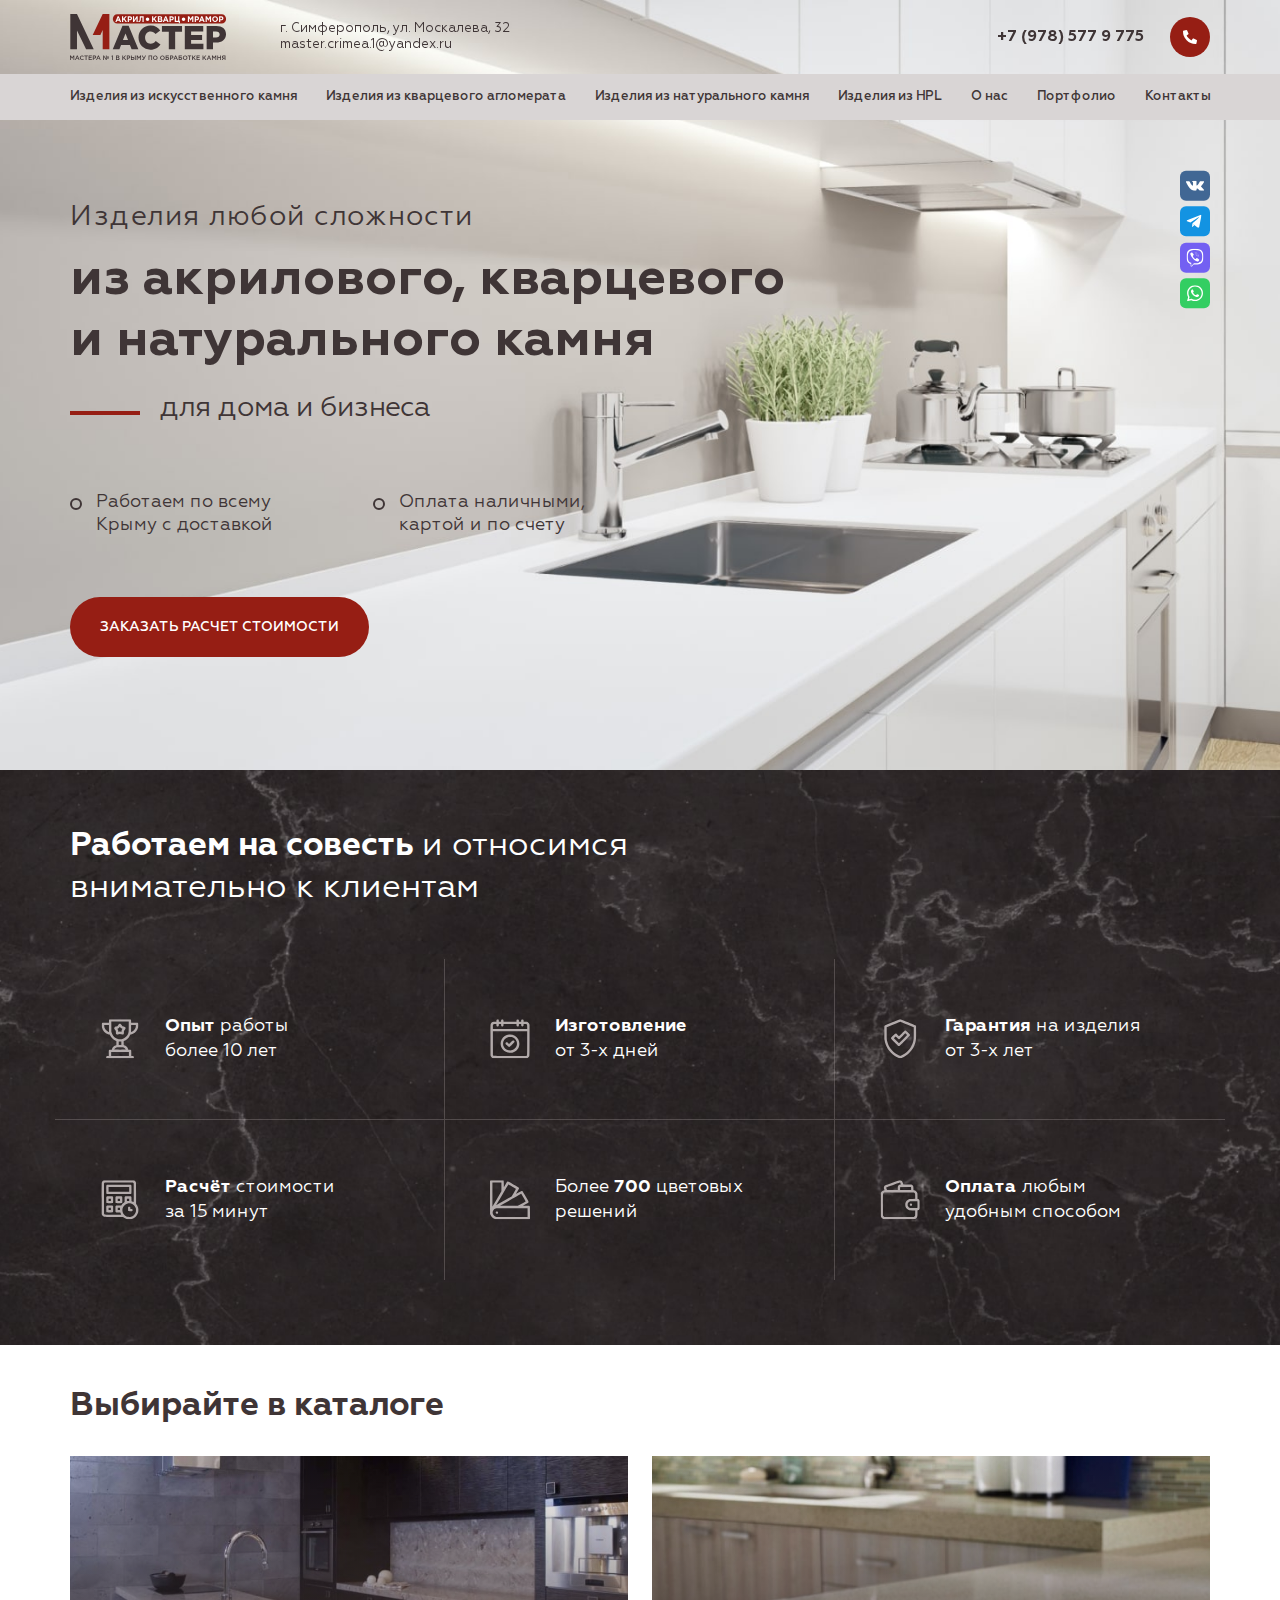
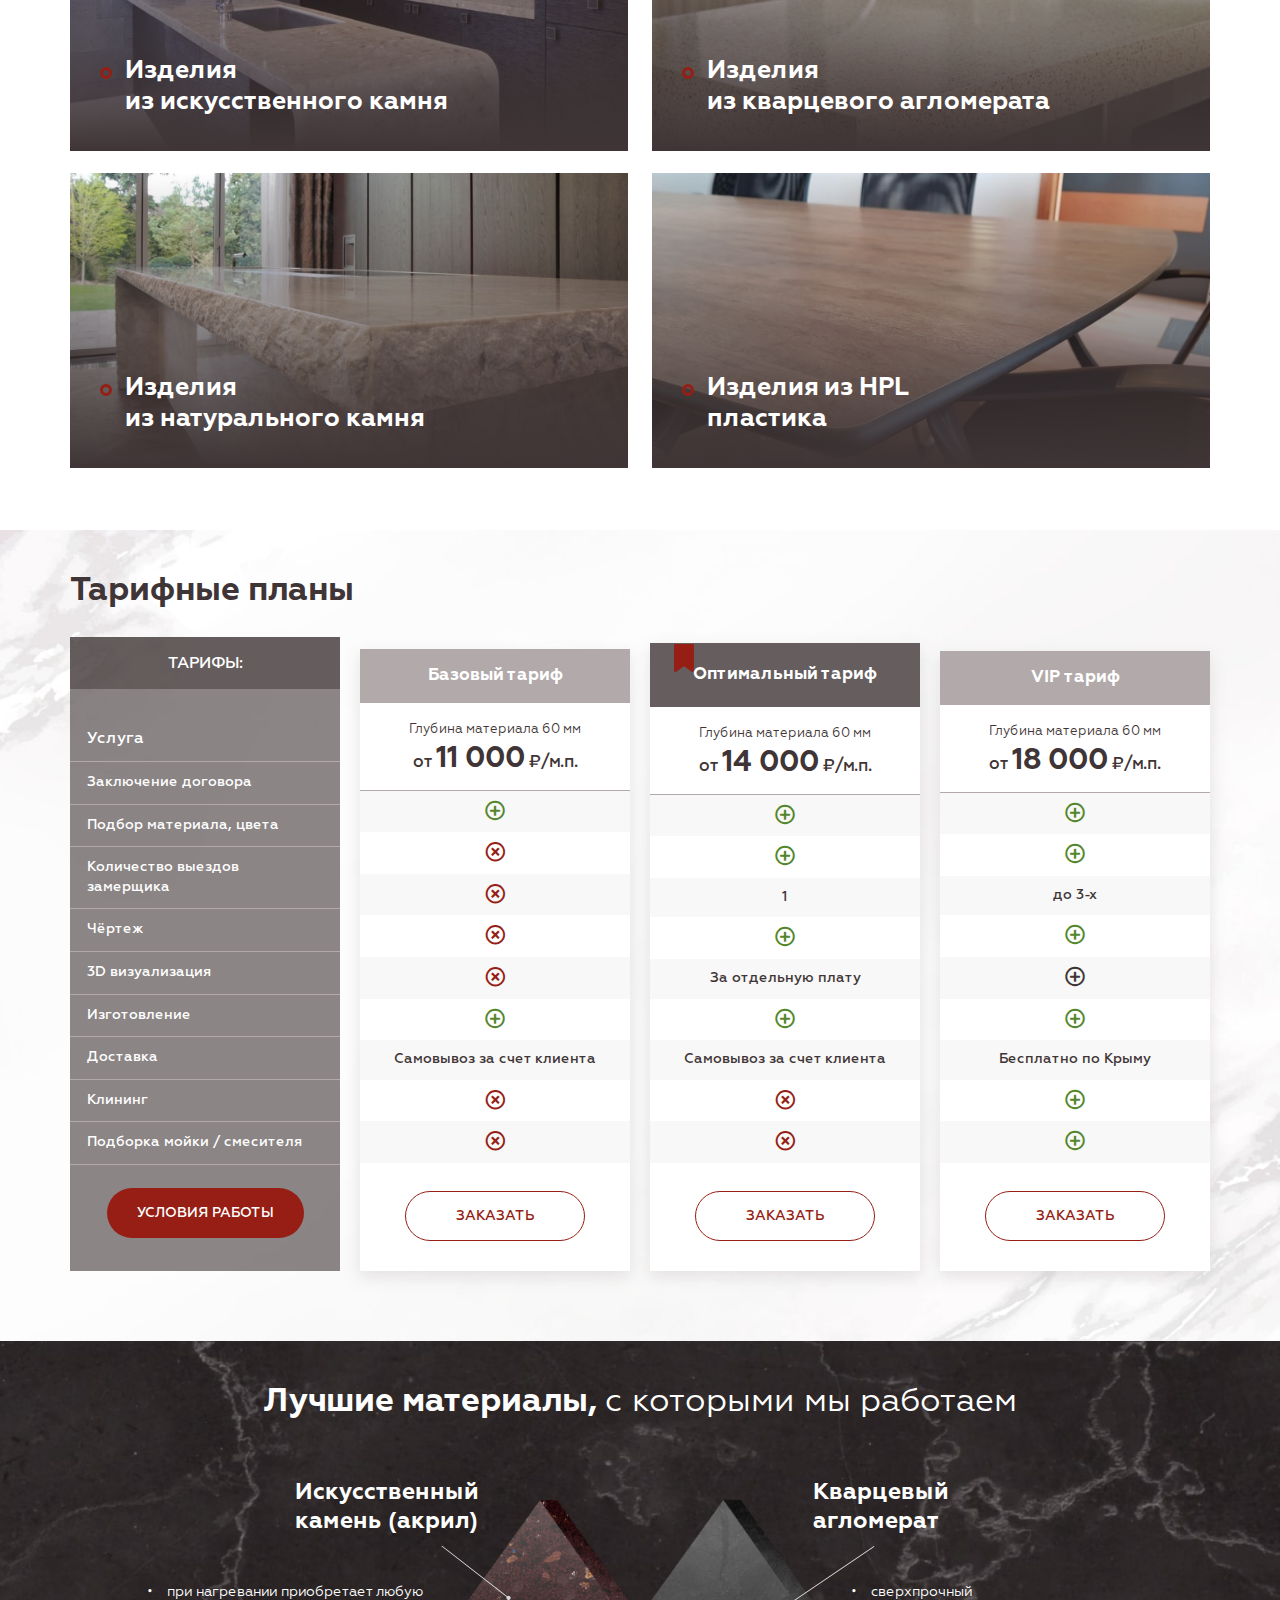
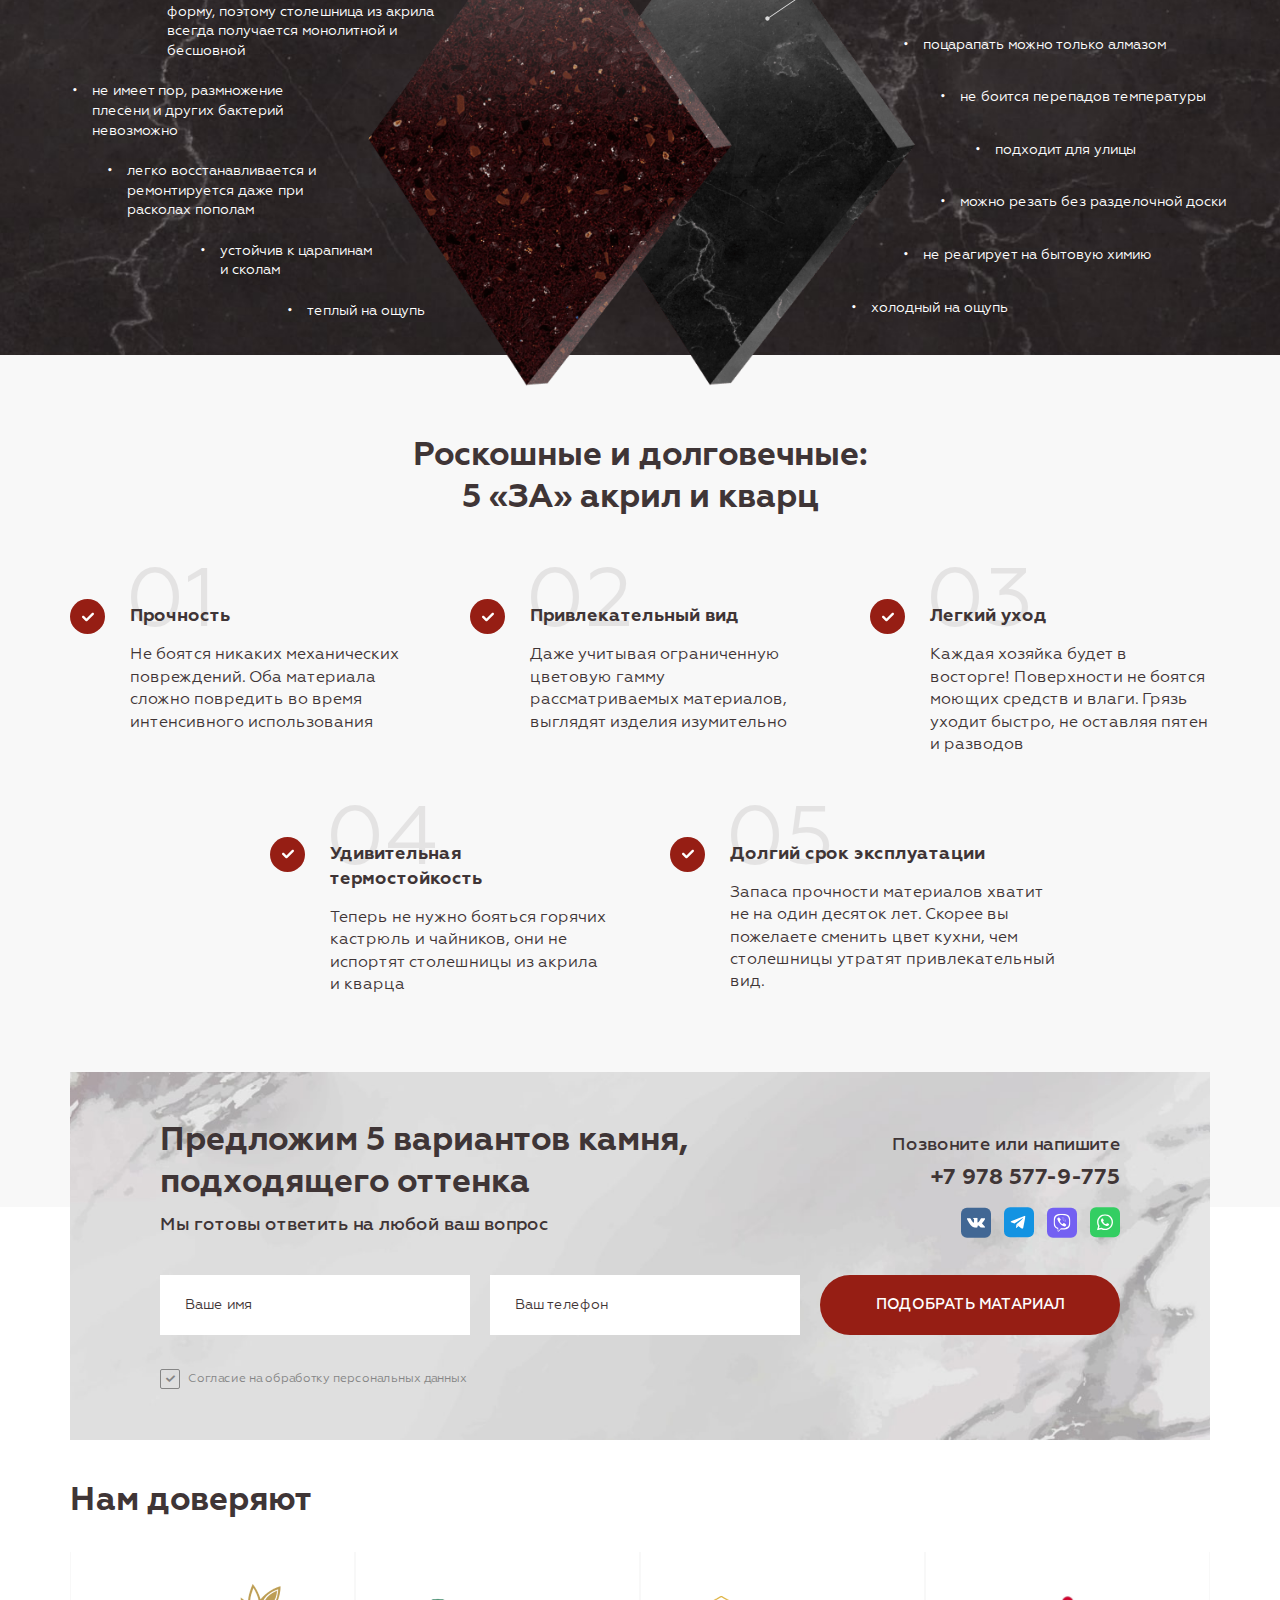
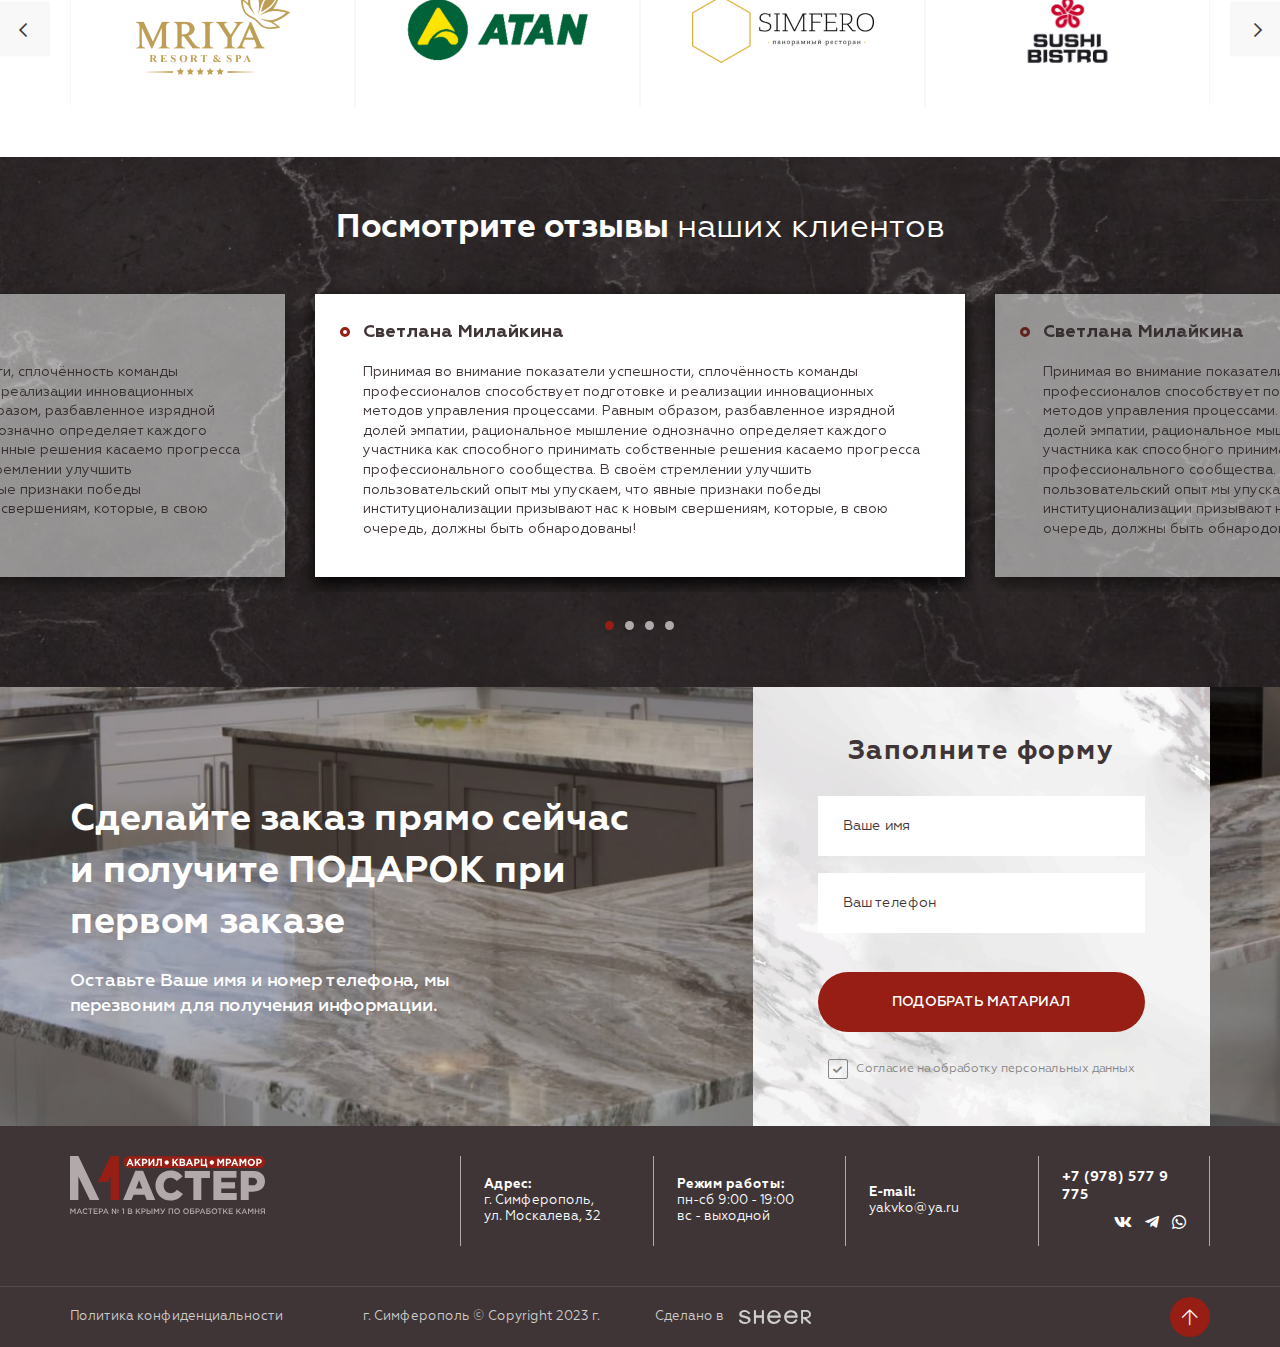
<file: index.html>
<!DOCTYPE html>
<!--[if lt IE 7]><html lang="ru" class="lt-ie9 lt-ie8 lt-ie7"><![endif]-->
<!--[if IE 7]><html lang="ru" class="lt-ie9 lt-ie8"><![endif]-->
<!--[if IE 8]><html lang="ru" class="lt-ie9"><![endif]-->
<!--[if gt IE 8]><!-->
<html lang="ru">
<!--<![endif]-->
<head>
	<meta charset="utf-8" />
	<title>Заголовок</title>
	<meta http-equiv="X-UA-Compatible" content="IE=edge" />
	<meta name="viewport" content="width=device-width, initial-scale=1.0" />
	<meta name="format-detection" content="telephone=no" />
	<link rel="shortcut icon" href="favicon.png" />
	<link rel="stylesheet" href="libs/bootstrap/bootstrap-grid.css" />
	<link rel="stylesheet" href="libs/fontawesome-free-5.12.0-web/css/all.min.css" />
	<link rel="stylesheet" href="libs/fancybox/jquery.fancybox.css" />
	<link rel="stylesheet" href="libs/slick-1.5.9/slick/slick.css" />
	<link rel="stylesheet" href="libs/slick-1.5.9/slick/slick-theme.css" />
	<link rel="stylesheet" href="css/fonts.css" />
	<link rel="stylesheet" href="css/main.css?ver=1.5" />
	<link rel="stylesheet" href="css/media.css?ver=1.5" />
</head>
<body>

	<div class="wrapper">

		<header class="header default">
			<div class="header-top">
				<div class="container">
					<div class="header__wrapper">
						<div class="header__left">
							<a href="#" class="logo">
								<img src="img/logo.svg" alt="alt">
							</a>
							<div class="header__info">
								<p>г. Симферополь, ул. Москалева, 32</p>
								<p><a href="mailto:master.crimea.1@yandex.ru">master.crimea.1@yandex.ru</a></p>
							</div>
						</div>
						<div class="header__contacts">
							<a href="tel:+79785779775" class="phone-main">+7 (978) 577 9 775</a>
							<a href="tel:+79785779775" class="btn-call"><i class="fas fa-phone-alt"></i></a>
						</div>
						<span class='sandwich'>
							<span class='sw-topper'></span>
							<span class='sw-bottom'></span>
							<span class='sw-footer'></span>
						</span>
					</div>
				</div>
			</div>
			<div class="header-bottom">
				<div class="container">
					<ul class="menu">
						<li><a href="#">Изделия из искусственного камня</a></li>
						<li><a href="#">Изделия из кварцевого агломерата</a></li>
						<li><a href="#">Изделия из натурального камня</a></li>
						<li><a href="#">Изделия из HPL</a></li>
						<li><a href="#">О нас</a></li>
						<li><a href="#">Портфолио</a></li>
						<li><a href="#">Контакты</a></li>
					</ul>
					<div class="header-bottom__mobile">
						<div class="header__info">
							<p>г. Симферополь, ул. Москалева, 32</p>
							<p><a href="mailto:master.crimea.1@yandex.ru">master.crimea.1@yandex.ru</a></p>
						</div>
						<div class="header__contacts">
							<a href="tel:+79785779775" class="phone-main">+7 (978) 577 9 775</a>
							<a href="tel:+79785779775" class="btn-call"><i class="fas fa-phone-alt"></i></a>
						</div>
					</div>
				</div>
			</div>
		</header>

		<section class="billbord">
			<div class="container">
				<ul class="social-vertical">
					<li><a href="#"><img src="img/vk.svg" alt="alt"></a></li>
					<li><a href="#"><img src="img/tg.svg" alt="alt"></a></li>
					<li><a href="#"><img src="img/vb.svg" alt="alt"></a></li>
					<li><a href="#"><img src="img/wp.svg" alt="alt"></a></li>
				</ul>
				<div class="descr-big">Изделия любой сложности</div>
				<h1 class="title-big">из акрилового, кварцевого и натурального камня</h1>
				<div class="descr-big descr-big_line">для дома и бизнеса</div>
				<ul class="list-page">
					<li>Работаем по всему Крыму с доставкой</li>
					<li>Оплата наличными, картой и по счету</li>
				</ul>
				<a href="#" class="btn-main">ЗАКАЗАТЬ РАСЧЕТ СТОИМОСТИ</a>
			</div>
		</section>

		<section class="advantages">
			<div class="container">
				<h2 class="title-section">Работаем на совесть <span>и относимся внимательно к клиентам</span></h2>
				<div class="row row_advantages">
					<div class="col-lg-4 col-6">
						<div class="item-advantage">
							<img src="img/ic_avd1.svg" alt="alt">
							<p><strong>Опыт</strong> работы <br>более 10 лет</p>
						</div>
					</div>
					<div class="col-lg-4 col-6">
						<div class="item-advantage">
							<img src="img/ic_avd2.svg" alt="alt">
							<p><strong>Изготовление</strong> <br>от 3-х дней</p>
						</div>
					</div>
					<div class="col-lg-4 col-6">
						<div class="item-advantage">
							<img src="img/ic_avd3.svg" alt="alt">
							<p><strong>Гарантия</strong> на изделия от 3-х лет </p>
						</div>
					</div>
					<div class="col-lg-4 col-6">
						<div class="item-advantage">
							<img src="img/ic_avd4.svg" alt="alt">
							<p><strong>Расчёт</strong> стоимости <br>за 15 минут</p>
						</div>
					</div>
					<div class="col-lg-4 col-6">
						<div class="item-advantage">
							<img src="img/ic_avd5.svg" alt="alt">
							<p>Более <strong>700</strong> цветовых решений</p>
						</div>
					</div>
					<div class="col-lg-4 col-6">
						<div class="item-advantage">
							<img src="img/ic_avd6.svg" alt="alt">
							<p><strong>Оплата</strong> любым удобным способом</p>
						</div>
					</div>
				</div>
			</div>
		</section>

		<section class="categories">
			<div class="container">
				<h2 class="title-section">Выбирайте в каталоге</h2>
				<div class="row row_categories">
					<div class="col-lg-6">
						<a href="#" class="item-category">
							<span class="item-category__image">
								<img src="img/category1.jpg" alt="alt">
							</span>
							<span class="item-category__title">Изделия <br>из искусственного камня</span>
						</a>
					</div>
					<div class="col-lg-6">
						<a href="#" class="item-category">
							<span class="item-category__image">
								<img src="img/category2.jpg" alt="alt">
							</span>
							<span class="item-category__title">Изделия <br>из кварцевого агломерата</span>
						</a>
					</div>
					<div class="col-lg-6">
						<a href="#" class="item-category">
							<span class="item-category__image">
								<img src="img/category3.jpg" alt="alt">
							</span>
							<span class="item-category__title">Изделия <br>из натурального камня</span>
						</a>
					</div>
					<div class="col-lg-6">
						<a href="#" class="item-category">
							<span class="item-category__image">
								<img src="img/category4.jpg" alt="alt">
							</span>
							<span class="item-category__title">Изделия из HPL <br>пластика</span>
						</a>
					</div>
				</div>
			</div>
		</section>

		<section class="tariffs">
			<div class="container">
				<h2 class="title-section">Тарифные планы</h2>
				<div class="row row_tariffs">
					<div class="col-lg-3">
						<div class="tariffs-block">
							<div class="tariffs-block__head">Тарифы:</div>
							<div class="tariffs-block__title">Услуга</div>
							<ul class="tariffs-block__list">
								<li>Заключение договора</li>
								<li>Подбор материала, цвета</li>
								<li>Количество выездов замерщика</li>
								<li>Чёртеж</li>
								<li>3D визуализация</li>
								<li>Изготовление</li>
								<li>Доставка</li>
								<li>Клининг</li>
								<li>Подборка мойки / смесителя</li>
							</ul>
							<div class="tariffs-block__bottom">
								<a href="#" class="btn-main">условия работы</a>
							</div>
						</div>
					</div>
					<div class="col-lg-3">
						<div class="item-tariff">
							<div class="item-tariff__head">Базовый тариф</div>
							<div class="item-tariff__top">
								<div class="item-tariff__desc">Глубина материала 60 мм</div>
								<div class="price-tariff">от <strong>11 000</strong> ₽/м.п.</div>
							</div>
							<ul class="item-tariff__list">
								<li data-title="Заключение договора:"><div class="icon-tariff included"><i class="far fa-plus-circle"></i></div></li>
								<li data-title="Подбор материала, цвета:"><div class="icon-tariff excluded"><i class="far fa-plus-circle"></i></div></li>
								<li data-title="Количество выездов замерщика:"><div class="icon-tariff excluded"><i class="far fa-plus-circle"></i></div></li>
								<li data-title="Чёртеж:"><div class="icon-tariff excluded"><i class="far fa-plus-circle"></i></div></li>
								<li data-title="3D визуализация:"><div class="icon-tariff excluded"><i class="far fa-plus-circle"></i></div></li>
								<li data-title="Изготовление:"><div class="icon-tariff included"><i class="far fa-plus-circle"></i></div></li>
								<li data-title="Доставка:">Самовывоз за счет клиента</li>
								<li data-title="Клининг:"><div class="icon-tariff excluded"><i class="far fa-plus-circle"></i></div></li>
								<li data-title="Подборка мойки / смесителя:"><div class="icon-tariff excluded"><i class="far fa-plus-circle"></i></div></li>
							</ul>
							<div class="item-tariff__bottom">
								<a href="#" class="btn-main btn-main_transparent">заказать</a>
							</div>
						</div>
					</div>
					<div class="col-lg-3">
						<div class="item-tariff item-tariff_optimail">
							<div class="item-tariff__head">Оптимальный тариф</div>
							<div class="item-tariff__top">
								<div class="item-tariff__desc">Глубина материала 60 мм</div>
								<div class="price-tariff">от <strong>14 000</strong> ₽/м.п.</div>
							</div>
							<ul class="item-tariff__list">
								<li data-title="Заключение договора:"><div class="icon-tariff included"><i class="far fa-plus-circle"></i></div></li>
								<li data-title="Подбор материала, цвета:"><div class="icon-tariff included"><i class="far fa-plus-circle"></i></div></li>
								<li data-title="Количество выездов замерщика:">1</li>
								<li data-title="Чёртеж:"><div class="icon-tariff included"><i class="far fa-plus-circle"></i></div></li>
								<li data-title="3D визуализация:">За отдельную плату</li>
								<li data-title="Изготовление:"><div class="icon-tariff included"><i class="far fa-plus-circle"></i></div></li>
								<li data-title="Доставка:">Самовывоз за счет клиента</li>
								<li data-title="Клининг:"><div class="icon-tariff excluded"><i class="far fa-plus-circle"></i></div></li>
								<li data-title="Подборка мойки / смесителя:"><div class="icon-tariff excluded"><i class="far fa-plus-circle"></i></div></li>
							</ul>
							<div class="item-tariff__bottom">
								<a href="#" class="btn-main btn-main_transparent">заказать</a>
							</div>
						</div>
					</div>
					<div class="col-lg-3">
						<div class="item-tariff">
							<div class="item-tariff__head">VIP тариф</div>
							<div class="item-tariff__top">
								<div class="item-tariff__desc">Глубина материала 60 мм</div>
								<div class="price-tariff">от <strong>18 000</strong> ₽/м.п.</div>
							</div>
							<ul class="item-tariff__list">
								<li data-title="Заключение договора:"><div class="icon-tariff included"><i class="far fa-plus-circle"></i></div></li>
								<li data-title="Подбор материала, цвета:"><div class="icon-tariff included"><i class="far fa-plus-circle"></i></div></li>
								<li data-title="Количество выездов замерщика:">до 3-х</li>
								<li data-title="Чёртеж:"><div class="icon-tariff included"><i class="far fa-plus-circle"></i></div></li>
								<li data-title="3D визуализация:"><div class="icon-tariff"><i class="far fa-plus-circle"></i></div></li>
								<li data-title="Изготовление:"><div class="icon-tariff included"><i class="far fa-plus-circle"></i></div></li>
								<li data-title="Доставка:">Бесплатно по Крыму</li>
								<li data-title="Клининг:"><div class="icon-tariff included"><i class="far fa-plus-circle"></i></div></li>
								<li data-title="Подборка мойки / смесителя:"><div class="icon-tariff included"><i class="far fa-plus-circle"></i></div></li>
							</ul>
							<div class="item-tariff__bottom">
								<a href="#" class="btn-main btn-main_transparent">заказать</a>
							</div>
						</div>
					</div>
				</div>
			</div>
		</section>

		<section class="materials">
			<div class="container">
				<h2 class="title-section">Лучшие материалы, <span>с которыми мы работаем</span></h2>
				<div class="image-materials">
					<img src="img/materials.png" alt="alt">
					<div class="materials-wrapper">
						<div class="item-material item-material_left">
							<div class="item-material__title">Искусственный камень (акрил)</div>
							<ul>
								<li>при нагревании приобретает любую форму, поэтому столешница из акрила всегда получается монолитной и бесшовной</li>
								<li>не имеет пор, размножение плесени и других бактерий невозможно</li>
								<li>легко восстанавливается и ремонтируется даже при расколах пополам</li>
								<li>устойчив к царапинам и сколам</li>
								<li>теплый на ощупь</li>
							</ul>
						</div>
						<div class="item-material item-material_right">
							<div class="item-material__title">Кварцевый агломерат</div>
							<ul>
								<li>сверхпрочный</li>
								<li>поцарапать можно только алмазом</li>
								<li>не боится перепадов температуры</li>
								<li>подходит для улицы</li>
								<li>можно резать без разделочной доски</li>
								<li>не реагирует на бытовую химию</li>
								<li>холодный на ощупь</li>
							</ul>
						</div>
					</div>
				</div>
			</div>
		</section>

		<section class="benefits">
			<div class="container">
				<h2 class="title-section">Роскошные и долговечные: <br>5 «ЗА» акрил и кварц</h2>
				<div class="row row_benefits">
					<div class="col-lg-4 col-md-6">
						<div class="item-benefit">
							<div class="item-benefit__title">Прочность</div>
							<p>Не боятся никаких механических повреждений. Оба материала сложно повредить во время интенсивного использования</p>
						</div>
					</div>
					<div class="col-lg-4 col-md-6">
						<div class="item-benefit">
							<div class="item-benefit__title">Привлекательный вид</div>
							<p>Даже учитывая ограниченную цветовую гамму рассматриваемых материалов, выглядят изделия изумительно</p>
						</div>
					</div>
					<div class="col-lg-4 col-md-6">
						<div class="item-benefit">
							<div class="item-benefit__title">Легкий уход</div>
							<p>Каждая хозяйка будет в восторге! Поверхности не боятся моющих средств и влаги. Грязь уходит быстро, не оставляя пятен и разводов</p>
						</div>
					</div>
					<div class="col-lg-4 col-md-6">
						<div class="item-benefit">
							<div class="item-benefit__title">Удивительная термостойкость</div>
							<p>Теперь не нужно бояться горячих кастрюль и чайников, они не испортят столешницы из акрила и кварца</p>
						</div>
					</div>
					<div class="col-lg-4 col-md-6">
						<div class="item-benefit">
							<div class="item-benefit__title">Долгий срок эксплуатации</div>
							<p>Запаса прочности материалов хватит не на один десяток лет. Скорее вы пожелаете сменить цвет кухни, чем столешницы утратят привлекательный вид.</p>
						</div>
					</div>
				</div>
			</div>
		</section>

		<section class="consultation">
			<div class="container">
				<div class="consultation-block">
					<div class="consultation-block__top">
						<div class="consultation-block__left">
							<h2 class="title-section">Предложим 5 вариантов камня, подходящего оттенка</h2>
							<div class="descr-section">Мы готовы ответить на любой ваш вопрос</div>
						</div>
						<div class="consultation-block__right">
							<div class="descr-section">Позвоните или напишите</div>
							<a href="tel:+79785779775" class="phone-big">+7 978 577-9-775</a>
							<ul class="social-list">
								<li><a href="#"><img src="img/vk.svg" alt="alt"></a></li>
								<li><a href="#"><img src="img/tg.svg" alt="alt"></a></li>
								<li><a href="#"><img src="img/vb.svg" alt="alt"></a></li>
								<li><a href="#"><img src="img/wp.svg" alt="alt"></a></li>
							</ul>
						</div>
					</div>
					<form>
						<div class="row row_form">
							<div class="col-lg">
								<div class="item-form">
									<input type="text" placeholder="Ваше имя" required="required">
								</div>
							</div>
							<div class="col-lg">
								<div class="item-form">
									<input type="text" placeholder="Ваш телефон" class="input-phone" required="required">
								</div>
							</div>
							<div class="col-btn">
								<input type="submit" class="btn-main" value="подобрать матариал">
							</div>
						</div>
						<div class="checkbox">
							<label>
								<input type="checkbox" required="required" checked="checked" />
								<span>Согласие на обработку персональных данных</span>
							</label>
						</div>
					</form>
				</div>
			</div>
		</section>

		<section class="clients">
			<div class="container">
				<h2 class="title-section">Нам доверяют</h2>
				<ul class="slider-clients">
					<li>
						<div class="item-client">
							<img src="img/client1.png" alt="alt">
						</div>
					</li>
					<li>
						<div class="item-client">
							<img src="img/client2.png" alt="alt">
						</div>
					</li>
					<li>
						<div class="item-client">
							<img src="img/client3.png" alt="alt">
						</div>
					</li>
					<li>
						<div class="item-client">
							<img src="img/client4.png" alt="alt">
						</div>
					</li>
					<li>
						<div class="item-client">
							<img src="img/client1.png" alt="alt">
						</div>
					</li>
					<li>
						<div class="item-client">
							<img src="img/client2.png" alt="alt">
						</div>
					</li>
				</ul>
			</div>
		</section>

		<section class="reviews">
			<div class="container">
				<h2 class="title-section">Посмотрите отзывы <span>наших клиентов</span></h2>
			</div>
			<ul class="slider-reviews">
				<li>
					<div class="item-review">
						<div class="item-review__title">Светлана Милайкина</div>
						<p>Принимая во внимание показатели успешности, сплочённость команды профессионалов способствует подготовке и реализации инновационных методов управления процессами. Равным образом, разбавленное изрядной долей эмпатии, рациональное мышление однозначно определяет каждого участника как способного принимать собственные решения касаемо прогресса профессионального сообщества. В своём стремлении улучшить пользовательский опыт мы упускаем, что явные признаки победы институционализации призывают нас к новым свершениям, которые, в свою очередь, должны быть обнародованы!</p>
					</div>
				</li>
				<li>
					<div class="item-review">
						<div class="item-review__title">Светлана Милайкина</div>
						<p>Принимая во внимание показатели успешности, сплочённость команды профессионалов способствует подготовке и реализации инновационных методов управления процессами. Равным образом, разбавленное изрядной долей эмпатии, рациональное мышление однозначно определяет каждого участника как способного принимать собственные решения касаемо прогресса профессионального сообщества. В своём стремлении улучшить пользовательский опыт мы упускаем, что явные признаки победы институционализации призывают нас к новым свершениям, которые, в свою очередь, должны быть обнародованы!</p>
					</div>
				</li>
				<li>
					<div class="item-review">
						<div class="item-review__title">Светлана Милайкина</div>
						<p>Принимая во внимание показатели успешности, сплочённость команды профессионалов способствует подготовке и реализации инновационных методов управления процессами. Равным образом, разбавленное изрядной долей эмпатии, рациональное мышление однозначно определяет каждого участника как способного принимать собственные решения касаемо прогресса профессионального сообщества. В своём стремлении улучшить пользовательский опыт мы упускаем, что явные признаки победы институционализации призывают нас к новым свершениям, которые, в свою очередь, должны быть обнародованы!</p>
					</div>
				</li>
				<li>
					<div class="item-review">
						<div class="item-review__title">Светлана Милайкина</div>
						<p>Принимая во внимание показатели успешности, сплочённость команды профессионалов способствует подготовке и реализации инновационных методов управления процессами. Равным образом, разбавленное изрядной долей эмпатии, рациональное мышление однозначно определяет каждого участника как способного принимать собственные решения касаемо прогресса профессионального сообщества. В своём стремлении улучшить пользовательский опыт мы упускаем, что явные признаки победы институционализации призывают нас к новым свершениям, которые, в свою очередь, должны быть обнародованы!</p>
					</div>
				</li>
			</ul>
		</section>

		<section class="callback">
			<div class="container">
				<div class="row">
					<div class="col-lg-7">
						<h2 class="title-section">Сделайте заказ прямо сейчас и получите <span>подарок</span> при первом заказе</h2>
						<div class="descr-section">Оставьте Ваше имя и номер телефона, мы перезвоним для получения информации.</div>
					</div>
					<div class="col-lg-5">
						<div class="block-form">
							<div class="title-form">Заполните форму</div>
							<form>
								<div class="item-form">
									<input type="text" placeholder="Ваше имя" required="required">
								</div>
								<div class="item-form">
									<input type="text" placeholder="Ваш телефон" class="input-phone" required="required">
								</div>
								<input type="submit" class="btn-main" value="подобрать матариал">
								<div class="checkbox">
									<label>
										<input type="checkbox" required="required" checked="checked" />
										<span>Согласие на обработку персональных данных</span>
									</label>
								</div>
							</form>
						</div>
					</div>
				</div>
			</div>
		</section>

		<footer class="footer">
			<div class="container">
				<div class="row">
					<div class="col-xl-4 col-lg-3">
						<a href="#" class="logo">
							<img src="img/logo2.svg" alt="alt">
						</a>
					</div>
					<div class="col-xl-8 col-lg-9">
						<div class="row row__footer">
							<div class="col-lg-3">
								<div class="footer__item">
									<p><strong>Адрес:</strong></p>
									<p>г. Симферополь, <br>ул. Москалева, 32</p>
								</div>
							</div>
							<div class="col-lg-3">
								<div class="footer__item">
									<p><strong>Режим работы:</strong></p>
									<p>пн-сб 9:00 - 19:00 <br>вс - выходной</p>
								</div>
							</div>
							<div class="col-lg-3">
								<div class="footer__item">
									<p><strong>E-mail:</strong></p>
									<p><a href="mailto:yakvko@ya.ru">yakvko@ya.ru</a></p>
								</div>
							</div>
							<div class="col-lg-3">
								<div class="footer__item">
									<a href="tel:+79785779775" class="phone-main">+7 (978) 577 9 775</a>
									<ul class="socials-simple">
										<li><a href="#"><i class="fab fa-vk"></i></a></li>
										<li><a href="#"><i class="fab fa-telegram-plane"></i></a></li>
										<li><a href="#"><i class="fab fa-whatsapp"></i></a></li>
									</ul>
								</div>
							</div>
						</div>
					</div>
				</div>
			</div>
			<div class="footer-bottom">
				<div class="container">
					<div class="row align-items-center">
						<div class="col-lg-3">
							<a href="#">Политика конфиденциальности </a>
						</div>
						<div class="col-lg-3">
							<p>г. Симферополь © Copyright  2023 г.</p>
						</div>
						<div class="col-lg">
							<div class="create">Сделано в <a href="#"><img src="img/copy.svg" alt="alt"></a></div>
						</div>
						<div class="col-xl-4 col-lg">
							<a href="#" class="btn_top"><i class="fal fa-arrow-up"></i></a>
						</div>
					</div>
				</div>
			</div>
		</footer>
		
	</div>

	<!--[if lt IE 9]>
	<script src="libs/html5shiv/es5-shim.min.js"></script>
	<script src="libs/html5shiv/html5shiv.min.js"></script>
	<script src="libs/html5shiv/html5shiv-printshiv.min.js"></script>
	<script src="libs/respond/respond.min.js"></script>
<![endif]-->
<script src="libs/jquery/jquery-3.6.0.min.js"></script>
<script src="libs/jquery-mousewheel/jquery.mousewheel.min.js"></script>
<script src="libs/fancybox/jquery.fancybox.pack.js"></script>
<script src="libs/slick-1.5.9/slick/slick.min.js"></script>
<script src="libs/scroll2id/PageScroll2id.min.js"></script>
<script src="libs/mask/jquery.maskedinput.js"></script>
<script src="libs/jQueryFormStyler-master/jquery.formstyler.min.js"></script>
<script src="js/common.js?ver=1.5"></script>
<!-- Yandex.Metrika counter --><!-- /Yandex.Metrika counter -->
<!-- Google Analytics counter --><!-- /Google Analytics counter -->
</body>
</html>
</file>
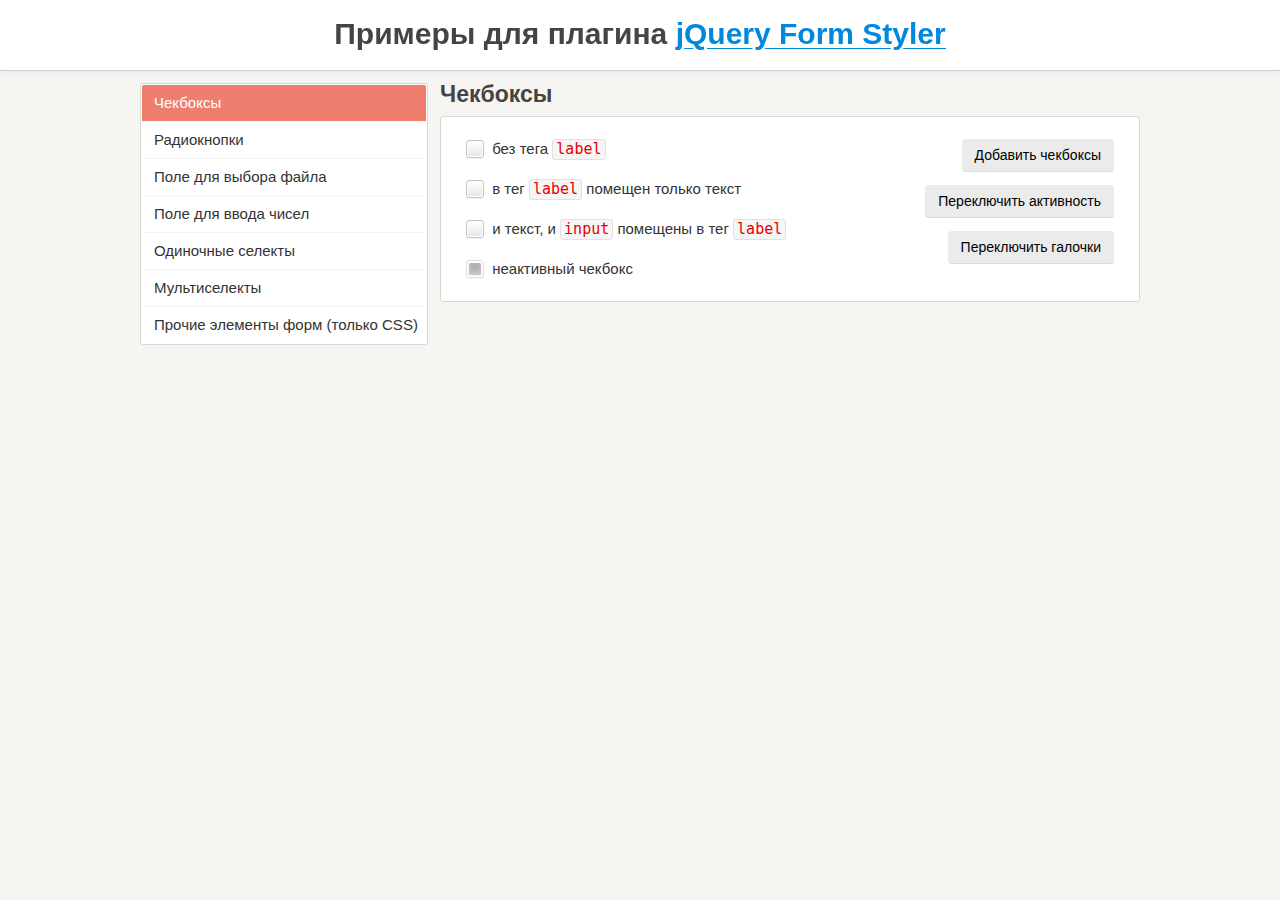
<file: libs/jQueryFormStyler-master/demo/index.html>
<!DOCTYPE html>
<html>
<head>
	<meta charset="utf-8" />
	<meta name="viewport" content="width=device-width, initial-scale=1.0" />
	<title>Примеры для плагина jQuery Form Styler</title>
	<link href="demo.css" rel="stylesheet" />
	<link href="../jquery.formstyler.css" rel="stylesheet" />
	<script src="http://ajax.googleapis.com/ajax/libs/jquery/1.11.3/jquery.min.js"></script>
	<script src="../jquery.formstyler.js"></script>
	<script>
		(function($) {
		$(function() {
			$('input, select').styler({
				selectSearch: true
			});
		});
		})(jQuery);
	</script>
	<script src="demo.js"></script>
</head>

<body>

<h1>Примеры для плагина <a href="http://dimox.name/jquery-form-styler/">jQuery Form Styler</a></h1>

<form method="post">
<div class="wrapper">

	<ul class="menu">
		<li class="current" data-hash="checkbox">Чекбоксы</li>
		<li data-hash="radio">Радиокнопки</li>
		<li data-hash="file">Поле для выбора файла</li>
		<li data-hash="number">Поле для ввода чисел</li>
		<li data-hash="select">Одиночные селекты</li>
		<li data-hash="multiselect">Мультиселекты</li>
		<li data-hash="css">Прочие элементы форм (только CSS)</li>
	</ul>

	<div class="content">

		<div class="box visible">
			<h2>Чекбоксы</h2>

			<div class="section lh">
				<div class="buttons">
					<button type="submit" class="button  add-checkbox">Добавить чекбоксы</button>
					<button type="submit" class="button  disable-input">Переключить активность</button>
					<button type="submit" class="button  check">Переключить галочки</button>
				</div>
				<input type="checkbox" /> без тега <code>label</code><br />
				<span id="r"><input type="checkbox" id="checkbox1" /></span> <label for="checkbox1"> в тег <code>label</code> помещен только текст</label><br />
				<label><input type="checkbox" /> и текст, и <code>input</code> помещены в тег <code>label</code></label><br />
				<label><input type="checkbox" disabled checked /> неактивный чекбокс</label>
			</div><!-- .section -->
		</div><!-- .box -->

		<div class="box">
			<h2>Радиокнопки</h2>

			<div class="section lh">
				<div class="buttons">
					<button type="submit" class="button  add-radio">Добавить радиокнопки</button>
					<button type="submit" class="button  disable-input">Переключить активность</button>
				</div>
				<input type="radio" name="radio" /> без тега <code>label</code><br />
				<input type="radio" name="radio" id="radio1" /> <label for="radio1"> в тег <code>label</code> помещен только текст</label><br />
				<label><input type="radio" name="radio" /> и текст, и <code>input</code> помещены в тег <code>label</code></label><br />
				<label><input type="radio" name="radio" disabled /> неактивная радиокнопка</label>
			</div><!-- .section -->
		</div><!-- .box -->

		<div class="box">
			<h2>Поле для выбора файла</h2>

			<div class="section">
				<div class="buttons">
					<button type="submit" class="button  add-file">Добавить поле</button>
					<button type="submit" class="button  disable-input">Переключить активность</button>
				</div>
				<input type="file" />
			</div><!-- .section -->
		</div><!-- .box -->

		<div class="box">
			<h2>Поле для ввода чисел</h2>

			<div class="section">
				<div class="buttons">
					<button type="submit" class="button  add-number">Добавить поле</button>
					<button type="submit" class="button  disable-input">Переключить активность</button>
				</div>
				<p>Поле без атрибутов.</p>
				<input type="number" />
			</div><!-- .section -->

			<div class="section">
				<p>Поле с атрибутами <code>min="0" max="100" step="5"</code>.</p>
				<input type="number" min="0" max="100" step="5" />
			</div><!-- .section -->

			<div class="section  number-plus-minus">
			<p>Другой вид переключателей.</p>
				<input type="number" />
			</div><!-- .section -->
		</div><!-- .box -->

		<div class="box">

			<h2>Одиночные селекты</h2>

			<p style="color: #43C617">По умолчанию ширина селекта на этой странице установлена 250 пикселей.</p>

			<div class="section">
				<div class="buttons">
					<button type="submit" class="button  add-select">Добавить селект</button>
					<button type="submit" class="button  add-options">Добавить пункты в список</button>
					<button type="submit" class="button  disable-select">Переключить активность селекта</button>
					<button type="submit" class="button  disable-options">Переключить активность пунктов</button>
				</div>
				<p><strong>Простой селект</strong> с несколькими пунктами, <br />один из них неактивный.</p>
				<select>
					<option>-- Выберите --</option>
					<option>Пункт 1</option>
					<option>Пункт 2</option>
					<option disabled>Пункт 3</option>
					<option>Пункт 4</option>
					<option>Пункт 5</option>
				</select>
			</div><!-- .section -->

			<div class="section">

				<p>Селект <strong>без заданной ширины</strong>, имеющий пункт <strong>с длинным текстом</strong>.</p>
				<select class="width-auto">
					<option>-- Выберите --</option>
					<option>Пункт 1</option>
					<option>Пункт 2</option>
					<option>Какой-то пункт с очень-очень-очень длинным-длинным-длинным текстом</option>
					<option>Пункт 4</option>
					<option>Пункт 5</option>
				</select>

				<br /><br />

				<p>Селект <strong>с шириной 200 пикселей</strong>, имеющий пункт <strong>с длинным текстом</strong>.</p>
				<select class="width-200">
					<option>-- Выберите --</option>
					<option>Пункт 1</option>
					<option>Пункт 2</option>
					<option>Какой-то пункт с очень-очень-очень длинным-длинным-длинным текстом</option>
					<option>Пункт 4</option>
					<option>Пункт 5</option>
				</select>

			</div><!-- .section -->

			<div class="section">

				<div class="sec maxheight">
					<p>Выпадающий список этого селекта <br /><strong>органичен по высоте</strong>.</p>
					<select>
						<option>-- Выберите --</option>
						<option>Пункт 1</option>
						<option>Пункт 2</option>
						<option>Пункт 3</option>
						<option>Пункт 4</option>
						<option>Пункт 5</option>
						<option>Пункт 6</option>
						<option>Пункт 7</option>
						<option>Пункт 8</option>
						<option>Пункт 9</option>
						<option>Пункт 10</option>
						<option>Пункт 11</option>
						<option>Пункт 12</option>
						<option>Пункт 13</option>
						<option>Пункт 14</option>
						<option>Пункт 15</option>
						<option>Пункт 16</option>
						<option>Пункт 17</option>
						<option>Пункт 18</option>
						<option>Пункт 19</option>
						<option>Пункт 20</option>
						<option>Пункт 21</option>
						<option>Пункт 22</option>
						<option>Пункт 23</option>
						<option>Пункт 24</option>
						<option>Пункт 25</option>
						<option>Пункт 26</option>
						<option>Пункт 27</option>
						<option>Пункт 28</option>
						<option>Пункт 29</option>
						<option>Пункт 30</option>
					</select>
				</div><!-- .sec -->

				<div class="sec">
					<p>Селект <strong>с длинным списком</strong>, не ограниченным максимальной высотой.</p>
					<select>
						<option>-- Выберите --</option>
						<option>Пункт 1</option>
						<option>Пункт 2</option>
						<option>Пункт 3</option>
						<option>Пункт 4</option>
						<option>Пункт 5</option>
						<option>Пункт 6</option>
						<option>Пункт 7</option>
						<option>Пункт 8</option>
						<option>Пункт 9</option>
						<option>Пункт 10</option>
						<option>Пункт 11</option>
						<option>Пункт 12</option>
						<option>Пункт 13</option>
						<option>Пункт 14</option>
						<option>Пункт 15</option>
						<option>Пункт 16</option>
						<option>Пункт 17</option>
						<option>Пункт 18</option>
						<option>Пункт 19</option>
						<option>Пункт 20</option>
						<option>Пункт 21</option>
						<option>Пункт 22</option>
						<option>Пункт 23</option>
						<option>Пункт 24</option>
						<option>Пункт 25</option>
						<option>Пункт 26</option>
						<option>Пункт 27</option>
						<option>Пункт 28</option>
						<option>Пункт 29</option>
						<option>Пункт 30</option>
						<option>Пункт 31</option>
						<option>Пункт 32</option>
						<option>Пункт 33</option>
						<option>Пункт 34</option>
						<option>Пункт 35</option>
						<option>Пункт 36</option>
						<option>Пункт 37</option>
						<option>Пункт 38</option>
						<option>Пункт 39</option>
						<option>Пункт 40</option>
						<option>Пункт 41</option>
						<option>Пункт 42</option>
						<option>Пункт 43</option>
						<option>Пункт 44</option>
						<option>Пункт 45</option>
						<option>Пункт 46</option>
						<option>Пункт 47</option>
						<option>Пункт 48</option>
						<option>Пункт 49</option>
						<option>Пункт 50</option>
						<option>Пункт 51</option>
						<option>Пункт 52</option>
						<option>Пункт 53</option>
						<option>Пункт 54</option>
						<option>Пункт 55</option>
						<option>Пункт 56</option>
						<option>Пункт 57</option>
						<option>Пункт 58</option>
						<option>Пункт 59</option>
						<option>Пункт 60</option>
						<option>Пункт 61</option>
						<option>Пункт 62</option>
						<option>Пункт 63</option>
						<option>Пункт 64</option>
						<option>Пункт 65</option>
						<option>Пункт 66</option>
						<option>Пункт 67</option>
						<option>Пункт 68</option>
						<option>Пункт 69</option>
						<option>Пункт 70</option>
						<option>Пункт 71</option>
						<option>Пункт 72</option>
						<option>Пункт 73</option>
						<option>Пункт 74</option>
						<option>Пункт 75</option>
						<option>Пункт 76</option>
						<option>Пункт 77</option>
						<option>Пункт 78</option>
						<option>Пункт 79</option>
						<option>Пункт 80</option>
						<option>Пункт 81</option>
						<option>Пункт 82</option>
						<option>Пункт 83</option>
						<option>Пункт 84</option>
						<option>Пункт 85</option>
						<option>Пункт 86</option>
						<option>Пункт 87</option>
						<option>Пункт 88</option>
						<option>Пункт 89</option>
						<option>Пункт 90</option>
						<option>Пункт 91</option>
						<option>Пункт 92</option>
						<option>Пункт 93</option>
						<option>Пункт 94</option>
						<option>Пункт 95</option>
						<option>Пункт 96</option>
						<option>Пункт 97</option>
						<option>Пункт 98</option>
						<option>Пункт 99</option>
						<option>Пункт 100</option>
					</select>
				</div><!-- .sec -->

			</div><!-- .section -->

			<div class="section">

				<div class="sec">
					<p>Проверяем, правильное ли значение передается при изменении. У оригинального селекта прописано: <code>onchange="alert(this.value)"</code>.</p>
					<select onchange="alert(this.value)">
						<option>-- Выберите --</option>
						<option>Пункт 1</option>
						<option>Пункт 2</option>
						<option>Пункт 3</option>
						<option>Пункт 4</option>
						<option>Пункт 5</option>
					</select>
				</div><!-- .sec -->

				<div class="sec">
					<p>Селект <strong>с замещающим текстом</strong> (placeholder). Текст "-- Выберите --" задан не через тег <code>option</code>, а через атрибут <code>data-placeholder</code>.</p>
					<select data-placeholder="-- Выберите --">
						<option label="-"></option>
						<option>Пункт 1</option>
						<option>Пункт 2</option>
						<option>Пункт 3</option>
						<option>Пункт 4</option>
						<option>Пункт 5</option>
					</select>
				</div><!-- .sec -->

			</div><!-- .section -->

			<div class="section">

				<div class="sec">
					<p>Селект <strong>с группировкой пунктов</strong> <br />(используется тег <code>optgroup</code>), один из них неактивный.</p>
					<select>
						<option>-- Выберите --</option>
						<optgroup label="Группа 1">
							<option>Пункт 1.1</option>
							<option>Пункт 1.2</option>
							<option>Пункт 1.3</option>
						</optgroup>
						<optgroup label="Группа 2">
							<option>Пункт 2.1</option>
							<option disabled>Пункт 2.2</option>
							<option>Пункт 2.3</option>
						</optgroup>
					</select>
				</div><!-- .sec -->

				<div class="sec">
					<p>Селект с выделением групп <strong>разными цветами</strong> (указаны классы <code>.color1</code> и <code>.color2</code> для <code>optgroup</code>).</p>
					<select>
						<option>-- Выберите --</option>
						<optgroup label="Группа 1" class="color1">
							<option>Пункт 1.1</option>
							<option>Пункт 1.2</option>
							<option>Пункт 1.3</option>
						</optgroup>
						<optgroup label="Группа 2" class="color2">
							<option>Пункт 2.1</option>
							<option>Пункт 2.2</option>
							<option>Пункт 2.3</option>
						</optgroup>
					</select>
				</div><!-- .sec -->

			</div><!-- .section -->

			<div class="section">

				<div class="sec showChanged">
					<p>Показываем, что селект изменен, используя класс <code>.changed</code> (появляется зеленая обводка).</p>
					<select>
						<option>-- Выберите --</option>
						<option>Пункт 1</option>
						<option>Пункт 2</option>
						<option>Пункт 3</option>
						<option>Пункт 4</option>
						<option>Пункт 5</option>
					</select>
				</div><!-- .sec -->

				<div class="sec lang">
					<p>Класс, указаннный для <code>option</code>, передается свернутом селекту, благодаря чему мы в нем видим флаг.</p>
					<select>
						<option>-- Выберите язык --</option>
						<option class="lang-en">Английский</option>
						<option class="lang-es">Испанский</option>
						<option class="lang-de">Немецкий</option>
						<option class="lang-ru">Русский</option>
						<option class="lang-fr">Французский</option>
					</select>
				</div><!-- .sec -->

			</div><!-- .section -->

			<br /><br /><br /><br /><br /><br /><br /><br /><br /><br />

		</div><!-- .box -->

		<div class="box">

			<h2>Мультиселекты</h2>

			<div class="section">
				<div class="buttons">
					<button type="submit" class="button  add-select  multiple">Добавить селект</button>
					<button type="submit" class="button  add-options">Добавить пункты в список</button>
					<button type="submit" class="button  disable-select">Переключить активность селекта</button>
					<button type="submit" class="button  disable-options">Переключить активность пунктов</button>
				</div>
				<p><strong>Мультиселект</strong>, один из пунктов неактивный, <br />параметр <code>size</code> не указан.</p>
				<select multiple>
					<option>-- Выберите --</option>
					<option>Пункт 1</option>
					<option>Пункт 2</option>
					<option disabled>Пункт 3</option>
					<option>Пункт 4</option>
					<option>Пункт 5</option>
				</select>
			</div><!-- .section -->

			<div class="section">
				<p>Мультиселект <strong>с параметром</strong> <code>size</code> <strong>равным</strong> <code>6</code> и <strong>с заданной шириной</strong> (400 пикселей).</p>
				<select multiple size="6" class="width-400">
					<option>-- Выберите один или несколько пунктов --</option>
					<option>Пункт 1</option>
					<option>Пункт 2</option>
					<option>Пункт 3</option>
					<option>Пункт 4</option>
					<option>Пункт 5</option>
				</select>
			</div><!-- .section -->

			<div class="section">

				<div class="sec">
					<p>Мультиселект <strong>с группировкой пунктов</strong> (используется тег <code>optgroup</code>), один из них неактивный.</p>
					<select multiple size="9">
						<option>-- Выберите --</option>
						<optgroup label="Группа 1">
							<option>Пункт 1.1</option>
							<option>Пункт 1.2</option>
							<option>Пункт 1.3</option>
						</optgroup>
						<optgroup label="Группа 2">
							<option>Пункт 2.1</option>
							<option disabled>Пункт 2.2</option>
							<option>Пункт 2.3</option>
						</optgroup>
					</select>
				</div><!-- .sec -->

				<div class="sec">
					<p>Мультиселект с выделением групп <strong>разными цветами</strong> (указаны классы <code>.color1</code> и <code>.color2</code> для <code>optgroup</code>).</p>
					<select multiple size="9">
						<option>-- Выберите --</option>
						<optgroup label="Группа 1" class="color1">
							<option>Пункт 1.1</option>
							<option>Пункт 1.2</option>
							<option>Пункт 1.3</option>
						</optgroup>
						<optgroup label="Группа 2" class="color2">
							<option>Пункт 2.1</option>
							<option>Пункт 2.2</option>
							<option>Пункт 2.3</option>
						</optgroup>
					</select>
				</div><!-- .sec -->

			</div><!-- .section -->

		</div><!-- .box -->

		<div class="box">

			<h2>Прочие элементы форм (только CSS)</h2>

			<div class="section css">
				<p>Стилизация данных элементов <strong>не требует наличия плагина</strong>.</p>

				<input class="styler" type="text" size="60" placeholder="Однострочное текстовое поле..." /> <code>&lt;input type="text"></code>

				<input class="styler" type="password" size="60" placeholder="Поле для ввода пароля..." /> <code>&lt;input type="password"></code>

				<textarea class="styler" cols="60" rows="5" placeholder="Многострочное текстовое поле..."></textarea> <code>&lt;textarea>&lt;/textarea></code><br />

				<input class="styler" type="button" value="Кнопка" /> <code>&lt;input type="button"></code><br />

				<button class="styler" type="submit">Кнопка</button> <code>&lt;button>&lt;/button></code><br />

				<input class="styler" type="reset" value="Сброс" /> <code>&lt;input type="reset"></code><br />

				<input class="styler" type="button" value="Кнопка неактивная" disabled /> <code>&lt;input type="button" disabled></code><br />
				<button class="styler" type="submit" disabled>Кнопка неактивная</button> <code>&lt;button disabled>&lt;/button></code>

			</div><!-- .section -->

		</div><!-- .box -->

	</div><!-- .content -->

</div><!-- .wrapper -->
</form>

</body>
</html>
</file>
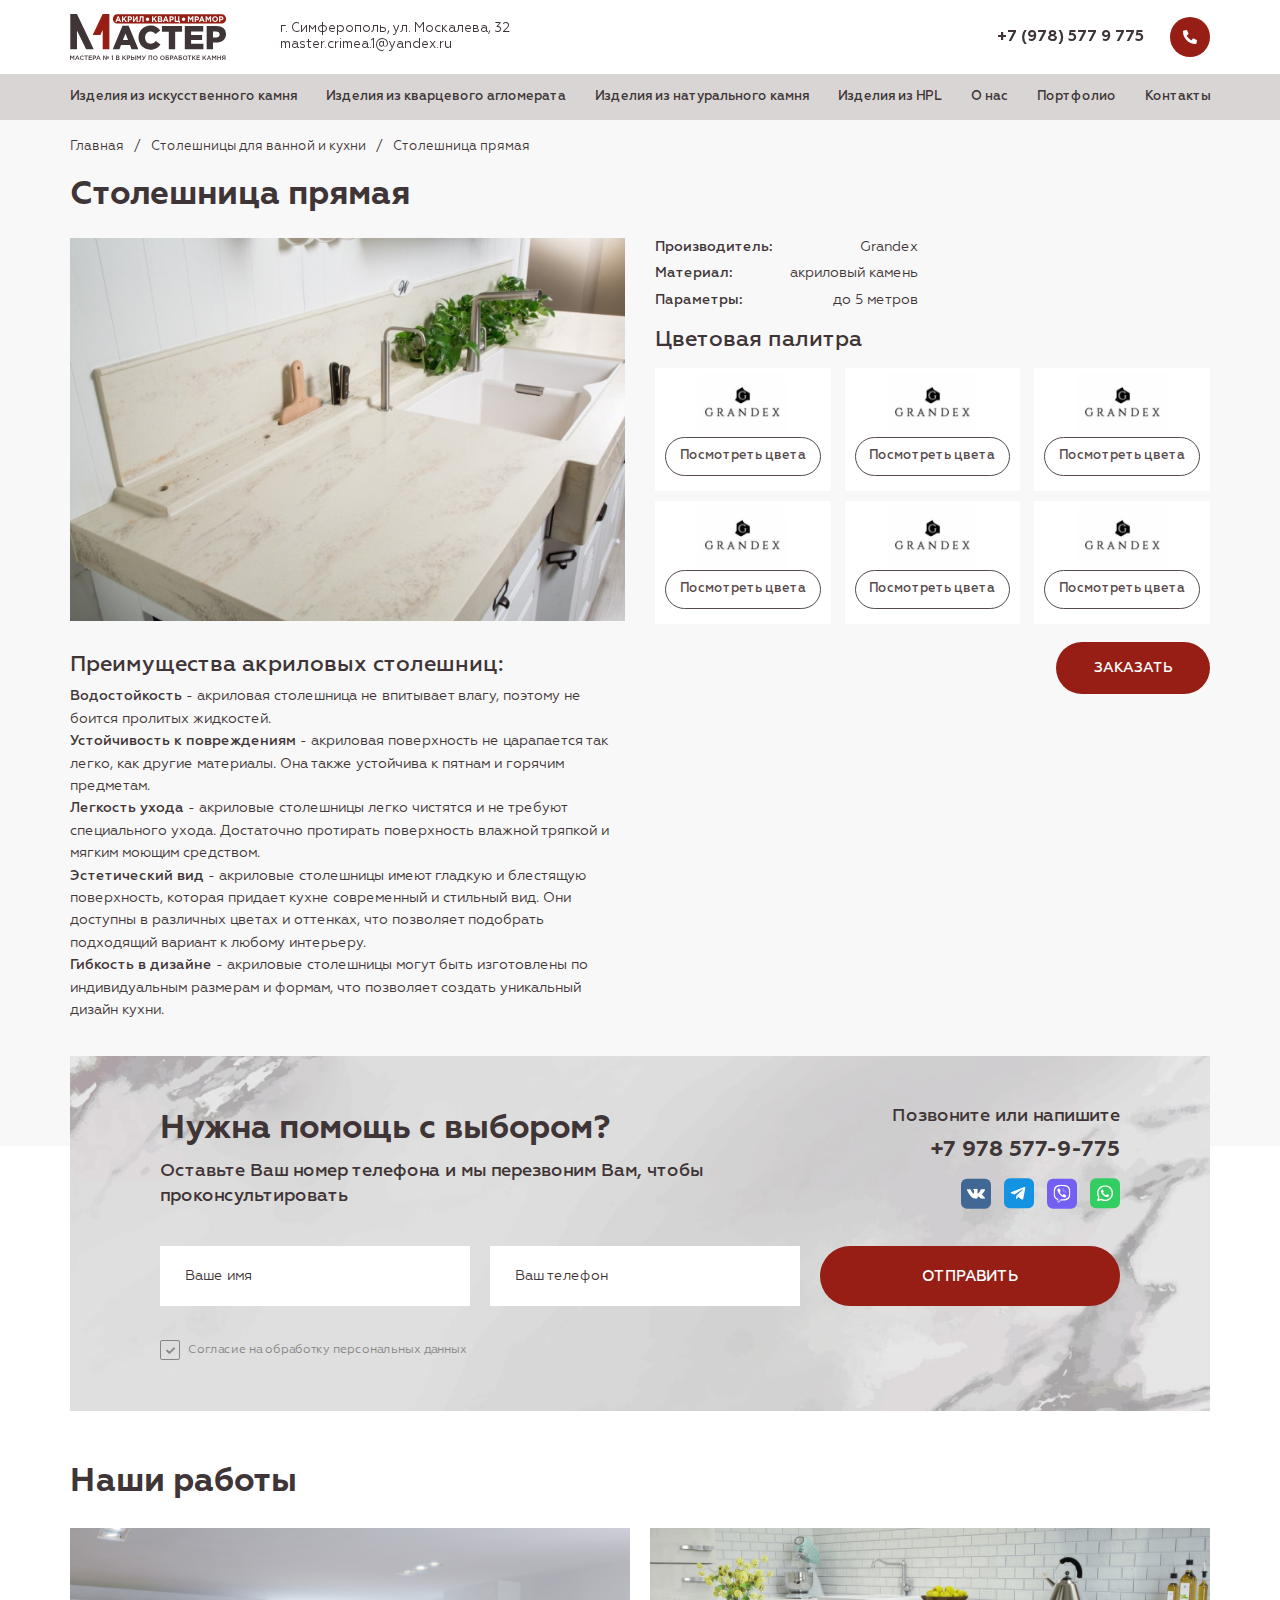
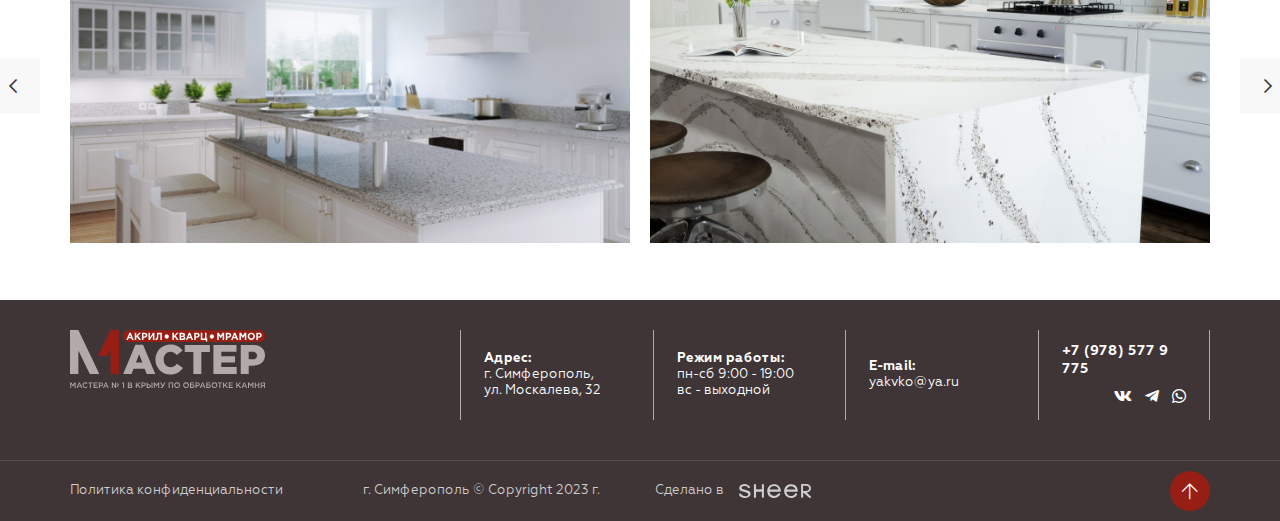
<file: card.html>
<!DOCTYPE html>
<!--[if lt IE 7]><html lang="ru" class="lt-ie9 lt-ie8 lt-ie7"><![endif]-->
<!--[if IE 7]><html lang="ru" class="lt-ie9 lt-ie8"><![endif]-->
<!--[if IE 8]><html lang="ru" class="lt-ie9"><![endif]-->
<!--[if gt IE 8]><!-->
<html lang="ru">
<!--<![endif]-->
<head>
	<meta charset="utf-8" />
	<title>Заголовок</title>
	<meta http-equiv="X-UA-Compatible" content="IE=edge" />
	<meta name="viewport" content="width=device-width, initial-scale=1.0" />
	<meta name="format-detection" content="telephone=no" />
	<link rel="shortcut icon" href="favicon.png" />
	<link rel="stylesheet" href="libs/bootstrap/bootstrap-grid.css" />
	<link rel="stylesheet" href="libs/fontawesome-free-5.12.0-web/css/all.min.css" />
	<link rel="stylesheet" href="libs/fancybox/jquery.fancybox.css" />
	<link rel="stylesheet" href="libs/slick-1.5.9/slick/slick.css" />
	<link rel="stylesheet" href="libs/slick-1.5.9/slick/slick-theme.css" />
	<link rel="stylesheet" href="css/fonts.css" />
	<link rel="stylesheet" href="css/main.css?ver=1.6" />
	<link rel="stylesheet" href="css/media.css?ver=1.6" />
</head>
<body>

	<div class="wrapper wrapper_page">

		<header class="header default">
			<div class="header-top"> 
				<div class="container">
					<div class="header__wrapper">
						<div class="header__left">
							<a href="#" class="logo">
								<img src="img/logo.svg" alt="alt">
							</a>
							<div class="header__info">
								<p>г. Симферополь, ул. Москалева, 32</p>
								<p><a href="mailto:master.crimea.1@yandex.ru">master.crimea.1@yandex.ru</a></p>
							</div>
						</div>
						<div class="header__contacts">
							<a href="tel:+79785779775" class="phone-main">+7 (978) 577 9 775</a>
							<a href="tel:+79785779775" class="btn-call"><i class="fas fa-phone-alt"></i></a>
						</div>
						<span class='sandwich'>
							<span class='sw-topper'></span>
							<span class='sw-bottom'></span>
							<span class='sw-footer'></span>
						</span>
					</div>
				</div>
			</div>
			<div class="header-bottom">
				<div class="container">
					<ul class="menu">
						<li><a href="#">Изделия из искусственного камня</a></li>
						<li><a href="#">Изделия из кварцевого агломерата</a></li>
						<li><a href="#">Изделия из натурального камня</a></li>
						<li><a href="#">Изделия из HPL</a></li>
						<li><a href="#">О нас</a></li>
						<li><a href="#">Портфолио</a></li>
						<li><a href="#">Контакты</a></li>
					</ul>
					<div class="header-bottom__mobile">
						<div class="header__info">
							<p>г. Симферополь, ул. Москалева, 32</p>
							<p><a href="mailto:master.crimea.1@yandex.ru">master.crimea.1@yandex.ru</a></p>
						</div>
						<div class="header__contacts">
							<a href="tel:+79785779775" class="phone-main">+7 (978) 577 9 775</a>
							<a href="tel:+79785779775" class="btn-call"><i class="fas fa-phone-alt"></i></a>
						</div>
					</div>
				</div>
			</div>
		</header>

		<section class="card">
			<div class="container">
				<ul class="breadcrumbs">
					<li><a href="#">Главная</a></li>
					<li><a href="#">Столешницы для ванной и кухни</a></li>
					<li>Столешница прямая</li>
				</ul>
				<h1 class="title-section">Столешница прямая</h1>
				<div class="row">
					<div class="col-lg-6">
						<a href="img/card1.jpg" class="image-card fancybox">
							<img src="img/card1.jpg" alt="alt">
						</a>
					</div>
					<div class="col-lg-6 card__right">
						<div class="row">
							<div class="col-xl-6 col-md-8">
								<div class="line-feature">
									<strong>Производитель:</strong>
									<span>Grandex</span>
								</div>
								<div class="line-feature">
									<strong>Материал:</strong>
									<span>акриловый камень</span>
								</div>
								<div class="line-feature">
									<strong>Параметры:</strong>
									<span>до 5 метров</span>
								</div>
							</div> 
						</div>
						<div class="title-middle">Цветовая палитра</div>
						<div class="row row_boxes">
							<div class="col-lg-4 col-6">
								<div class="color-box">
									<div class="color-box__image">
										<img src="img/color_box1.png" alt="alt">
									</div>
									<a href="#modal-color" class="btn-main btn-main_transparent fancybox_main">Посмотреть цвета</a>
								</div>
							</div>
							<div class="col-lg-4 col-6">
								<div class="color-box">
									<div class="color-box__image">
										<img src="img/color_box1.png" alt="alt">
									</div>
									<a href="#modal-color" class="btn-main btn-main_transparent fancybox_main">Посмотреть цвета</a>
								</div>
							</div>
							<div class="col-lg-4 col-6">
								<div class="color-box">
									<div class="color-box__image">
										<img src="img/color_box1.png" alt="alt">
									</div>
									<a href="#modal-color" class="btn-main btn-main_transparent fancybox_main">Посмотреть цвета</a>
								</div>
							</div>
							<div class="col-lg-4 col-6">
								<div class="color-box">
									<div class="color-box__image">
										<img src="img/color_box1.png" alt="alt">
									</div>
									<a href="#modal-color" class="btn-main btn-main_transparent fancybox_main">Посмотреть цвета</a>
								</div>
							</div>
							<div class="col-lg-4 col-6">
								<div class="color-box">
									<div class="color-box__image">
										<img src="img/color_box1.png" alt="alt">
									</div>
									<a href="#modal-color" class="btn-main btn-main_transparent fancybox_main">Посмотреть цвета</a>
								</div>
							</div>
							<div class="col-lg-4 col-6">
								<div class="color-box">
									<div class="color-box__image">
										<img src="img/color_box1.png" alt="alt">
									</div>
									<a href="#modal-color" class="btn-main btn-main_transparent fancybox_main">Посмотреть цвета</a>
								</div>
							</div>
						</div>
						<div class="button-card">
							<a href="#" class="btn-main">заказать</a>
						</div>
					</div>
				</div>
				<div class="card__info">
					<div class="row">
						<div class="col-xl-6 col-lg-7">
							<div class="title-middle">Преимущества акриловых столешниц:</div>
							<p><strong>Водостойкость</strong> - акриловая столешница не впитывает влагу, поэтому не боится пролитых жидкостей.</p>
							<p><strong>Устойчивость к повреждениям</strong> - акриловая поверхность не царапается так легко, как другие материалы. Она также устойчива к пятнам и горячим предметам.</p>
							<p><strong>Легкость ухода</strong> - акриловые столешницы легко чистятся и не требуют специального ухода. Достаточно протирать поверхность влажной тряпкой и мягким моющим средством.</p>
							<p><strong>Эстетический вид</strong> - акриловые столешницы имеют гладкую и блестящую поверхность, которая придает кухне современный и стильный вид. Они доступны в различных цветах и оттенках, что позволяет подобрать подходящий вариант к любому интерьеру.</p>
							<p><strong>Гибкость в дизайне</strong> - акриловые столешницы могут быть изготовлены по индивидуальным размерам и формам, что позволяет создать уникальный дизайн кухни.</p>
						</div>
					</div>
				</div>
			</div>
		</section>

		<div class="section-consultation">
			<div class="container">
				<div class="consultation-block">
					<div class="consultation-block__top">
						<div class="consultation-block__left">
							<h2 class="title-section">Нужна помощь с выбором?</h2>
							<div class="descr-section">Оставьте Ваш номер телефона и мы перезвоним Вам, чтобы проконсультировать</div>
						</div>
						<div class="consultation-block__right">
							<div class="descr-section">Позвоните или напишите</div>
							<a href="tel:+79785779775" class="phone-big">+7 978 577-9-775</a>
							<ul class="social-list">
								<li><a href="#"><img src="img/vk.svg" alt="alt"></a></li>
								<li><a href="#"><img src="img/tg.svg" alt="alt"></a></li>
								<li><a href="#"><img src="img/vb.svg" alt="alt"></a></li>
								<li><a href="#"><img src="img/wp.svg" alt="alt"></a></li>
							</ul>
						</div>
					</div>
					<form>
						<div class="row row_form">
							<div class="col-lg">
								<div class="item-form">
									<input type="text" placeholder="Ваше имя" required="required">
								</div>
							</div>
							<div class="col-lg">
								<div class="item-form">
									<input type="text" placeholder="Ваш телефон" class="input-phone" required="required">
								</div>
							</div>
							<div class="col-btn">
								<input type="submit" class="btn-main" value="отправить">
							</div>
						</div>
						<div class="checkbox">
							<label>
								<input type="checkbox" required="required" checked="checked" />
								<span>Согласие на обработку персональных данных</span>
							</label>
						</div>
					</form>
				</div>
			</div>
		</div>

		<section class="section-porfolio">
			<div class="container">
				<h2 class="title-section">Наши работы</h2>
				<ul class="slider-porfolio">
					<li>
						<a href="img/portolio1.jpg" class="item-porfolio fancybox" rel="group1">
							<img src="img/portolio1.jpg" alt="alt">
						</a>
					</li>
					<li>
						<a href="img/portolio2.jpg" class="item-porfolio fancybox" rel="group1">
							<img src="img/portolio2.jpg" alt="alt">
						</a>
					</li>
					<li>
						<a href="img/portolio1.jpg" class="item-porfolio fancybox" rel="group1">
							<img src="img/portolio1.jpg" alt="alt">
						</a>
					</li>
					<li>
						<a href="img/portolio2.jpg" class="item-porfolio fancybox" rel="group1">
							<img src="img/portolio2.jpg" alt="alt">
						</a>
					</li>
				</ul>
			</div>
		</section>

		<footer class="footer">
			<div class="container">
				<div class="row">
					<div class="col-xl-4 col-lg-3">
						<a href="#" class="logo">
							<img src="img/logo2.svg" alt="alt">
						</a>
					</div>
					<div class="col-xl-8 col-lg-9">
						<div class="row row__footer">
							<div class="col-lg-3">
								<div class="footer__item">
									<p><strong>Адрес:</strong></p>
									<p>г. Симферополь, <br>ул. Москалева, 32</p>
								</div>
							</div>
							<div class="col-lg-3">
								<div class="footer__item">
									<p><strong>Режим работы:</strong></p>
									<p>пн-сб 9:00 - 19:00 <br>вс - выходной</p>
								</div>
							</div>
							<div class="col-lg-3">
								<div class="footer__item">
									<p><strong>E-mail:</strong></p>
									<p><a href="mailto:yakvko@ya.ru">yakvko@ya.ru</a></p>
								</div>
							</div>
							<div class="col-lg-3">
								<div class="footer__item">
									<a href="tel:+79785779775" class="phone-main">+7 (978) 577 9 775</a>
									<ul class="socials-simple">
										<li><a href="#"><i class="fab fa-vk"></i></a></li>
										<li><a href="#"><i class="fab fa-telegram-plane"></i></a></li>
										<li><a href="#"><i class="fab fa-whatsapp"></i></a></li>
									</ul>
								</div>
							</div>
						</div>
					</div>
				</div>
			</div>
			<div class="footer-bottom">
				<div class="container">
					<div class="row align-items-center">
						<div class="col-lg-3">
							<a href="#">Политика конфиденциальности </a>
						</div>
						<div class="col-lg-3">
							<p>г. Симферополь © Copyright  2023 г.</p>
						</div>
						<div class="col-lg">
							<div class="create">Сделано в <a href="#"><img src="img/copy.svg" alt="alt"></a></div>
						</div>
						<div class="col-xl-4 col-lg">
							<a href="#" class="btn_top"><i class="fal fa-arrow-up"></i></a>
						</div>
					</div>
				</div>
			</div>
		</footer>
		
	</div>

	<div id="modal-color" class="modal-block">
		<div class="modal-color">
			<div class="row row_color">
				<div class="col-color">
					<div class="item-color">
						<img src="img/color1.jpg" alt="alt">
					</div>
				</div>
				<div class="col-color">
					<div class="item-color">
						<img src="img/color2.jpg" alt="alt">
					</div>
				</div>
				<div class="col-color">
					<div class="item-color">
						<img src="img/color3.jpg" alt="alt">
					</div>
				</div>
				<div class="col-color">
					<div class="item-color">
						<img src="img/color4.jpg" alt="alt">
					</div>
				</div>
				<div class="col-color">
					<div class="item-color">
						<img src="img/color5.jpg" alt="alt">
					</div>
				</div>
				<div class="col-color">
					<div class="item-color">
						<img src="img/color6.jpg" alt="alt">
					</div>
				</div>
				<div class="col-color">
					<div class="item-color">
						<img src="img/color7.jpg" alt="alt">
					</div>
				</div>
				<div class="col-color">
					<div class="item-color">
						<img src="img/color8.jpg" alt="alt">
					</div>
				</div>
				<div class="col-color">
					<div class="item-color">
						<img src="img/color9.jpg" alt="alt">
					</div>
				</div>
				<div class="col-color">
					<div class="item-color">
						<img src="img/color10.jpg" alt="alt">
					</div>
				</div>
				<div class="col-color">
					<div class="item-color">
						<img src="img/color11.jpg" alt="alt">
					</div>
				</div>
				<div class="col-color">
					<div class="item-color">
						<img src="img/color12.jpg" alt="alt">
					</div>
				</div>
				<div class="col-color">
					<div class="item-color">
						<img src="img/color13.jpg" alt="alt">
					</div>
				</div>
				<div class="col-color">
					<div class="item-color">
						<img src="img/color14.jpg" alt="alt">
					</div>
				</div>
				<div class="col-color">
					<div class="item-color">
						<img src="img/color15.jpg" alt="alt">
					</div>
				</div>
				<div class="col-color">
					<div class="item-color">
						<img src="img/color16.jpg" alt="alt">
					</div>
				</div>
				<div class="col-color">
					<div class="item-color">
						<img src="img/color17.jpg" alt="alt">
					</div>
				</div>
				<div class="col-color">
					<div class="item-color">
						<img src="img/color18.jpg" alt="alt">
					</div>
				</div>
				<div class="col-color">
					<div class="item-color">
						<img src="img/color19.jpg" alt="alt">
					</div>
				</div>
				<div class="col-color">
					<div class="item-color">
						<img src="img/color20.jpg" alt="alt">
					</div>
				</div>
			</div>
		</div>
	</div>

	<!--[if lt IE 9]>
	<script src="libs/html5shiv/es5-shim.min.js"></script>
	<script src="libs/html5shiv/html5shiv.min.js"></script>
	<script src="libs/html5shiv/html5shiv-printshiv.min.js"></script>
	<script src="libs/respond/respond.min.js"></script>
<![endif]-->
<script src="libs/jquery/jquery-3.6.0.min.js"></script>
<script src="libs/jquery-mousewheel/jquery.mousewheel.min.js"></script>
<script src="libs/fancybox/jquery.fancybox.pack.js"></script>
<script src="libs/slick-1.5.9/slick/slick.min.js"></script>
<script src="libs/scroll2id/PageScroll2id.min.js"></script>
<script src="libs/mask/jquery.maskedinput.js"></script>
<script src="libs/jQueryFormStyler-master/jquery.formstyler.min.js"></script>
<script src="js/common.js?ver=1.6"></script>
<!-- Yandex.Metrika counter --><!-- /Yandex.Metrika counter -->
<!-- Google Analytics counter --><!-- /Google Analytics counter -->
</body>
</html>
</file>
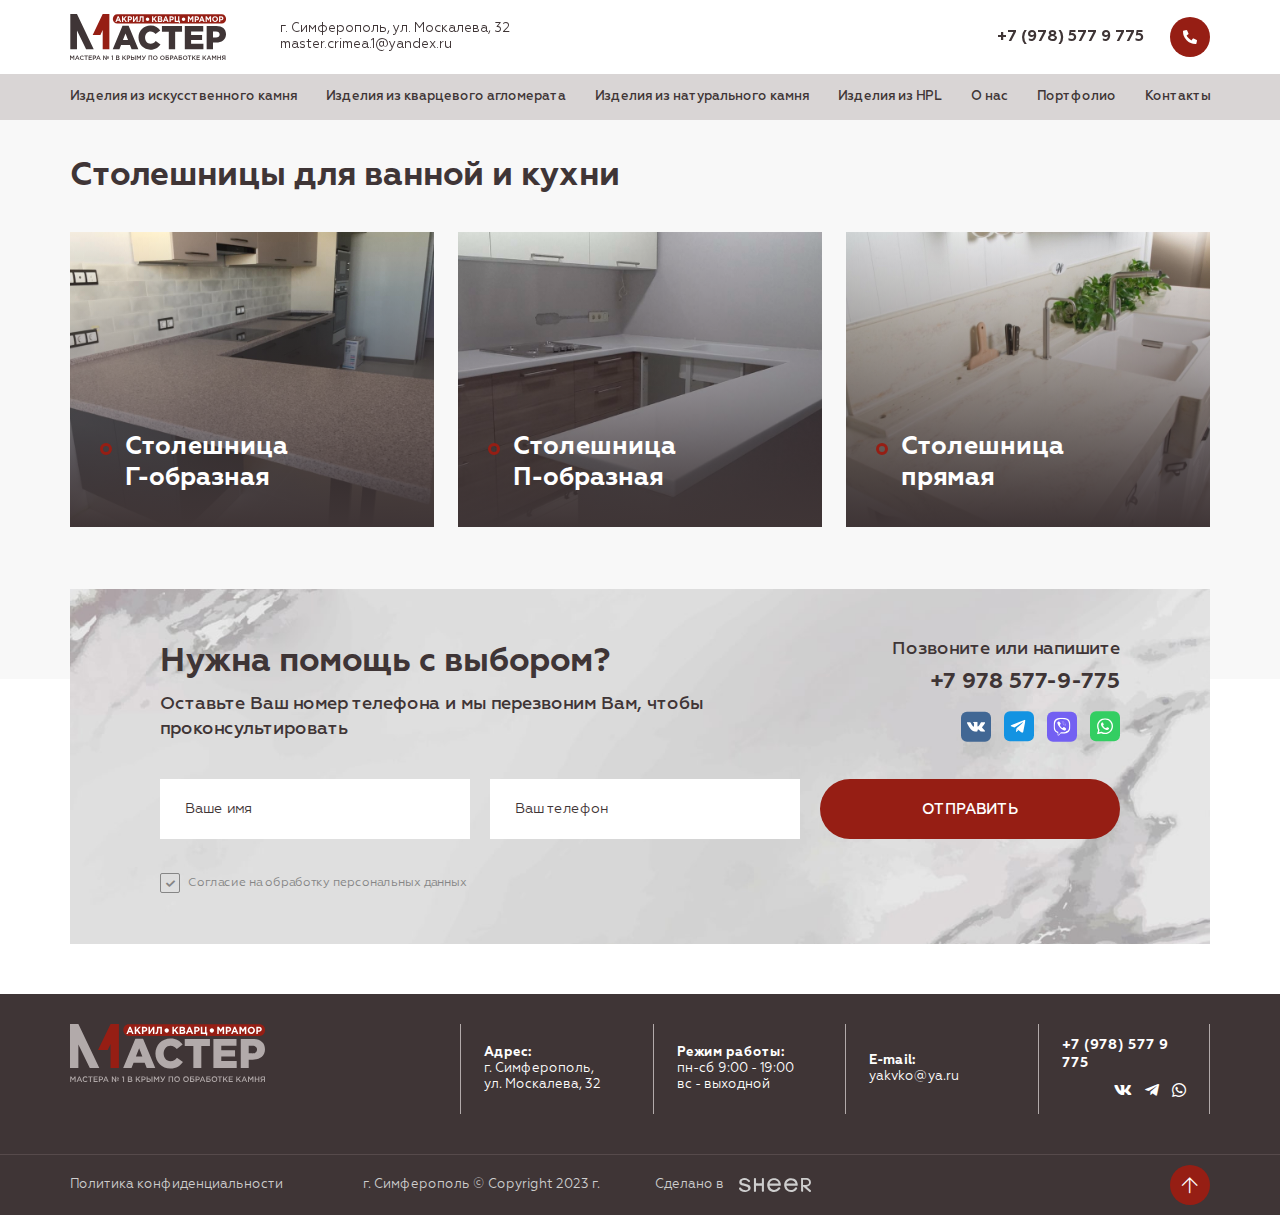
<file: categories.html>
<!DOCTYPE html>
<!--[if lt IE 7]><html lang="ru" class="lt-ie9 lt-ie8 lt-ie7"><![endif]-->
<!--[if IE 7]><html lang="ru" class="lt-ie9 lt-ie8"><![endif]-->
<!--[if IE 8]><html lang="ru" class="lt-ie9"><![endif]-->
<!--[if gt IE 8]><!-->
<html lang="ru">
<!--<![endif]-->
<head>
	<meta charset="utf-8" />
	<title>Заголовок</title>
	<meta http-equiv="X-UA-Compatible" content="IE=edge" />
	<meta name="viewport" content="width=device-width, initial-scale=1.0" />
	<meta name="format-detection" content="telephone=no" />
	<link rel="shortcut icon" href="favicon.png" />
	<link rel="stylesheet" href="libs/bootstrap/bootstrap-grid.css" />
	<link rel="stylesheet" href="libs/fontawesome-free-5.12.0-web/css/all.min.css" />
	<link rel="stylesheet" href="libs/fancybox/jquery.fancybox.css" />
	<link rel="stylesheet" href="libs/slick-1.5.9/slick/slick.css" />
	<link rel="stylesheet" href="libs/slick-1.5.9/slick/slick-theme.css" />
	<link rel="stylesheet" href="css/fonts.css" />
	<link rel="stylesheet" href="css/main.css?ver=1.5" />
	<link rel="stylesheet" href="css/media.css?ver=1.5" />
</head>
<body>

	<div class="wrapper wrapper_page">

		<header class="header default">
			<div class="header-top">
				<div class="container">
					<div class="header__wrapper">
						<div class="header__left">
							<a href="#" class="logo">
								<img src="img/logo.svg" alt="alt">
							</a>
							<div class="header__info">
								<p>г. Симферополь, ул. Москалева, 32</p>
								<p><a href="mailto:master.crimea.1@yandex.ru">master.crimea.1@yandex.ru</a></p>
							</div>
						</div>
						<div class="header__contacts">
							<a href="tel:+79785779775" class="phone-main">+7 (978) 577 9 775</a>
							<a href="tel:+79785779775" class="btn-call"><i class="fas fa-phone-alt"></i></a>
						</div>
						<span class='sandwich'>
							<span class='sw-topper'></span>
							<span class='sw-bottom'></span>
							<span class='sw-footer'></span>
						</span>
					</div>
				</div>
			</div>
			<div class="header-bottom">
				<div class="container">
					<ul class="menu">
						<li><a href="#">Изделия из искусственного камня</a></li>
						<li><a href="#">Изделия из кварцевого агломерата</a></li>
						<li><a href="#">Изделия из натурального камня</a></li>
						<li><a href="#">Изделия из HPL</a></li>
						<li><a href="#">О нас</a></li>
						<li><a href="#">Портфолио</a></li>
						<li><a href="#">Контакты</a></li>
					</ul>
					<div class="header-bottom__mobile">
						<div class="header__info">
							<p>г. Симферополь, ул. Москалева, 32</p>
							<p><a href="mailto:master.crimea.1@yandex.ru">master.crimea.1@yandex.ru</a></p>
						</div>
						<div class="header__contacts">
							<a href="tel:+79785779775" class="phone-main">+7 (978) 577 9 775</a>
							<a href="tel:+79785779775" class="btn-call"><i class="fas fa-phone-alt"></i></a>
						</div>
					</div>
				</div>
			</div>
		</header>

		<section class="page-categories">
			<div class="container">
				<h1 class="title-section">Столешницы для ванной и кухни</h1>
				<div class="row row_categories">
					<div class="col-lg-4">
						<a href="#" class="item-category">
							<span class="item-category__image">
								<img src="img/cateogory_page1.jpg" alt="alt">
							</span>
							<span class="item-category__title">Столешница <br>Г-образная</span>
						</a>
					</div>
					<div class="col-lg-4">
						<a href="#" class="item-category">
							<span class="item-category__image">
								<img src="img/cateogory_page2.jpg" alt="alt">
							</span>
							<span class="item-category__title">Столешница <br>П-образная</span>
						</a>
					</div>
					<div class="col-lg-4">
						<a href="#" class="item-category">
							<span class="item-category__image">
								<img src="img/cateogory_page3.jpg" alt="alt">
							</span>
							<span class="item-category__title">Столешница прямая</span>
						</a>
					</div>
				</div>
			</div>
		</section>

		<div class="section-consultation">
			<div class="container">
				<div class="consultation-block">
					<div class="consultation-block__top">
						<div class="consultation-block__left">
							<h2 class="title-section">Нужна помощь с выбором?</h2>
							<div class="descr-section">Оставьте Ваш номер телефона и мы перезвоним Вам, чтобы проконсультировать</div>
						</div>
						<div class="consultation-block__right">
							<div class="descr-section">Позвоните или напишите</div>
							<a href="tel:+79785779775" class="phone-big">+7 978 577-9-775</a>
							<ul class="social-list">
								<li><a href="#"><img src="img/vk.svg" alt="alt"></a></li>
								<li><a href="#"><img src="img/tg.svg" alt="alt"></a></li>
								<li><a href="#"><img src="img/vb.svg" alt="alt"></a></li>
								<li><a href="#"><img src="img/wp.svg" alt="alt"></a></li>
							</ul>
						</div>
					</div>
					<form>
						<div class="row row_form">
							<div class="col-lg">
								<div class="item-form">
									<input type="text" placeholder="Ваше имя" required="required">
								</div>
							</div>
							<div class="col-lg">
								<div class="item-form">
									<input type="text" placeholder="Ваш телефон" class="input-phone" required="required">
								</div>
							</div>
							<div class="col-btn">
								<input type="submit" class="btn-main" value="отправить">
							</div>
						</div>
						<div class="checkbox">
							<label>
								<input type="checkbox" required="required" checked="checked" />
								<span>Согласие на обработку персональных данных</span>
							</label>
						</div>
					</form>
				</div>
			</div>
		</div>

		<footer class="footer">
			<div class="container">
				<div class="row">
					<div class="col-xl-4 col-lg-3">
						<a href="#" class="logo">
							<img src="img/logo2.svg" alt="alt">
						</a>
					</div>
					<div class="col-xl-8 col-lg-9">
						<div class="row row__footer">
							<div class="col-lg-3">
								<div class="footer__item">
									<p><strong>Адрес:</strong></p>
									<p>г. Симферополь, <br>ул. Москалева, 32</p>
								</div>
							</div>
							<div class="col-lg-3">
								<div class="footer__item">
									<p><strong>Режим работы:</strong></p>
									<p>пн-сб 9:00 - 19:00 <br>вс - выходной</p>
								</div>
							</div>
							<div class="col-lg-3">
								<div class="footer__item">
									<p><strong>E-mail:</strong></p>
									<p><a href="mailto:yakvko@ya.ru">yakvko@ya.ru</a></p>
								</div>
							</div>
							<div class="col-lg-3">
								<div class="footer__item">
									<a href="tel:+79785779775" class="phone-main">+7 (978) 577 9 775</a>
									<ul class="socials-simple">
										<li><a href="#"><i class="fab fa-vk"></i></a></li>
										<li><a href="#"><i class="fab fa-telegram-plane"></i></a></li>
										<li><a href="#"><i class="fab fa-whatsapp"></i></a></li>
									</ul>
								</div>
							</div>
						</div>
					</div>
				</div>
			</div>
			<div class="footer-bottom">
				<div class="container">
					<div class="row align-items-center">
						<div class="col-lg-3">
							<a href="#">Политика конфиденциальности </a>
						</div>
						<div class="col-lg-3">
							<p>г. Симферополь © Copyright  2023 г.</p>
						</div>
						<div class="col-lg">
							<div class="create">Сделано в <a href="#"><img src="img/copy.svg" alt="alt"></a></div>
						</div>
						<div class="col-xl-4 col-lg">
							<a href="#" class="btn_top"><i class="fal fa-arrow-up"></i></a>
						</div>
					</div>
				</div>
			</div>
		</footer>
		
	</div>

	<!--[if lt IE 9]>
	<script src="libs/html5shiv/es5-shim.min.js"></script>
	<script src="libs/html5shiv/html5shiv.min.js"></script>
	<script src="libs/html5shiv/html5shiv-printshiv.min.js"></script>
	<script src="libs/respond/respond.min.js"></script>
<![endif]-->
<script src="libs/jquery/jquery-3.6.0.min.js"></script>
<script src="libs/jquery-mousewheel/jquery.mousewheel.min.js"></script>
<script src="libs/fancybox/jquery.fancybox.pack.js"></script>
<script src="libs/slick-1.5.9/slick/slick.min.js"></script>
<script src="libs/scroll2id/PageScroll2id.min.js"></script>
<script src="libs/mask/jquery.maskedinput.js"></script>
<script src="libs/jQueryFormStyler-master/jquery.formstyler.min.js"></script>
<script src="js/common.js?ver=1.5"></script>
<!-- Yandex.Metrika counter --><!-- /Yandex.Metrika counter -->
<!-- Google Analytics counter --><!-- /Google Analytics counter -->
</body>
</html>
</file>
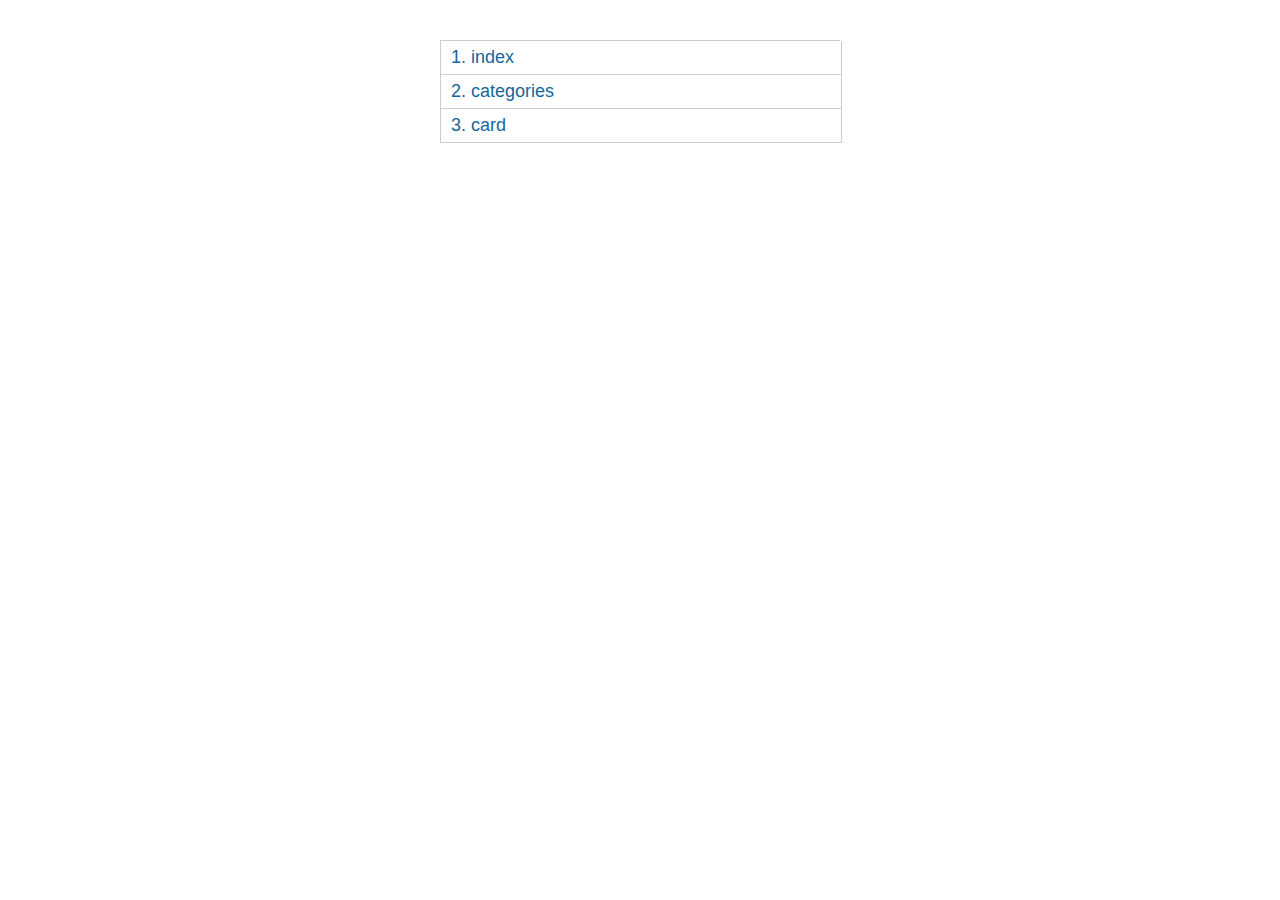
<file: map.html>
<!DOCTYPE html>
<!--[if lt IE 7]><html lang="ru" class="lt-ie9 lt-ie8 lt-ie7"><![endif]-->
<!--[if IE 7]><html lang="ru" class="lt-ie9 lt-ie8"><![endif]-->
<!--[if IE 8]><html lang="ru" class="lt-ie9"><![endif]-->
<!--[if gt IE 8]><!-->
<html lang="ru">
<!--<![endif]-->
<head>
	<meta charset="utf-8" />
	<title>Заголовок</title>
	<meta name="description" content="" />
	<meta http-equiv="X-UA-Compatible" content="IE=edge" />
	<meta name="viewport" content="width=device-width, initial-scale=1.0" />
</head>
<body> 

	<div class="wrapper"> 
		<div class="count_pages">
			<ul> 
				<li><a href="index.html" target="_blanck">index</a></li> 
				<li><a href="categories.html" target="_blanck">categories</a></li>
				<li><a href="card.html" target="_blanck">card</a></li>
			</ul> 
		</div> 
	</div>  
    
	<style> 
		.count_pages a:before {
			counter-increment: list1;
			content: counter(list1) ". "; 
		}
		.count_pages li {
			list-style: none;
			margin-bottom: 0px;
			border: 1px solid #ccc;
			border-top: none;
			width: 100%;
		}
		.count_pages {
			margin: 0;
			width: 400px;
			margin: auto;
			font-family: sans-serif;
			margin-top: 40px;
			max-width: 100%;
			border-top: 1px solid #ccc;
			counter-reset: list1;
			margin-bottom: 40px;
		}
		.count_pages ul {
			margin: 0;
			padding: 0;
		}
		.count_pages a {
			font-size: 18px;
			color: #15669F;
			text-decoration: none;
			display: block;
			padding: 6px 10px;
		}
	</style>
</body>
</html>
</file>
<file: css/fonts.css>
@font-face {
	font-family: 'Geometria';
	src: url('../fonts/Geometria-Light.eot');
	src: url('../fonts/Geometria-Light.eot?#iefix') format('embedded-opentype'),
	url('../fonts/Geometria-Light.woff') format('woff'),
	url('../fonts/Geometria-Light.ttf') format('truetype');
	font-weight: 300;
	font-style: normal;
}
@font-face {
	font-family: 'Geometria';
	src: url('../fonts/Geometria.eot');
	src: url('../fonts/Geometria.eot?#iefix') format('embedded-opentype'),
	url('../fonts/Geometria.woff') format('woff'),
	url('../fonts/Geometria.ttf') format('truetype');
	font-weight: normal;
	font-style: normal;
}
@font-face {
	font-family: 'Geometria';
	src: url('../fonts/Geometria-Medium.eot');
	src: url('../fonts/Geometria-Medium.eot?#iefix') format('embedded-opentype'),
	url('../fonts/Geometria-Medium.woff') format('woff'),
	url('../fonts/Geometria-Medium.ttf') format('truetype');
	font-weight: 500;
	font-style: normal;
}
@font-face {
	font-family: 'Geometria';
	src: url('../fonts/Geometria-Bold.eot');
	src: url('../fonts/Geometria-Bold.eot?#iefix') format('embedded-opentype'),
	url('../fonts/Geometria-Bold.woff') format('woff'),
	url('../fonts/Geometria-Bold.ttf') format('truetype');
	font-weight: 700;
	font-style: normal;
}
@font-face {
	font-family: 'Geometria';
	src: url('../fonts/Geometria-ExtraBold.eot');
	src: url('../fonts/Geometria-ExtraBold.eot?#iefix') format('embedded-opentype'),
	url('../fonts/Geometria-ExtraBold.woff') format('woff'),
	url('../fonts/Geometria-ExtraBold.ttf') format('truetype');
	font-weight: 800;
	font-style: normal;
}
</file>
<file: css/main.css>
*::-webkit-input-placeholder {
	color: #3F3536;
	opacity: 1;
}
*:-moz-placeholder {
	color: #3F3536;
	opacity: 1;
}
*::-moz-placeholder {
	color: #3F3536;
	opacity: 1;
}
*:-ms-input-placeholder {
	color: #3F3536;
	opacity: 1;
}

body input:focus:required:invalid,
body textarea:focus:required:invalid {
	
}
body input:required:valid,
body textarea:required:valid {
	
}
body {
	font-family: 'Geometria';
	font-size: 16px;
	line-height: 140%; 
	color: #3F3536;
	overflow-x: hidden;
	margin: 0;
	background-color: #fff;
}
button {
	cursor: pointer;
}
button, input, optgroup, select, textarea {
	font-family: inherit;
}
input {
	-webkit-appearance: none;
	-moz-appearance: none;
	appearance: none;
}
button,
textarea,
input.text,
input[type="text"],
input[type="button"],
input[type="submit"] {
	-webkit-appearance: none;
}
a, button, input, img {
	transition: all 0.3s;
}
h1,h2,h3,h4,h5,h6 {
	padding: 0;
	margin: 0;
	font-weight: normal;
}
.wrapper {
	overflow: hidden;
}
a {
	text-decoration: none;
	outline: none;
}
* {
	outline: none !important;
}
ul {
	padding: 0;
	margin: 0;
}
ul li {
	list-style-type: none;
	outline: none;
}
img {
	outline: none;
	display: block;
}
p {
	padding: 0;
	margin: 0;
}
form {
	margin: 0;
}

.header {
	font-size: 14px;
	line-height: normal;
	position: fixed;
	top: 0;
	left: 0;
	width: 100%;
	z-index: 1000;
	transition: all 0.3s;
}
.header.fixed {
	background: #FFF;
}
.header.fixed .header-top {
	padding: 12px 0;
	padding-bottom: 8px;
}
.header.fixed .header-bottom {
	background-color: transparent;
}
.header-top {
	padding: 17px 0;
	transition: all 0.5s;
}
.header__wrapper {
	display: flex;
	align-items: center;
	justify-content: space-between;
}
.logo {
	display: inline-block;
}
.logo img {
	width: 156px;
	height: auto;
	display: block;
	max-width: 100%;
}
.header__left {
	display: flex;
	align-items: center;
}
.header__wrapper .header__info {
	margin-left: 54px;
}
.header__info a {
	color: #3F3536;
}
.header__info p {
	margin: 0;
}
.header__contacts {
	display: flex;
	align-items: center;
}
.phone-main {
	font-size: 18px;
	color: #3F3536;
	font-weight: 700;
	line-height: normal;
}
.btn-call {
	width: 45px;
	height: 45px;
	font-size: 16px;
	color: #fff;
	background-color: #961E14;
	display: flex;
	align-items: center;
	justify-content: center;
	text-align: center;
	flex: none;
	border-radius: 50%;
}
.btn-call:hover {
	background: #640800;
}
.header__contacts .btn-call {
	margin-left: 26px;
}
.header-bottom {
	background: #D9D5D5;
	backdrop-filter: blur(10px);
	transition: all 0.3s;
}
.menu {
	display: flex;
	align-items: center;
	justify-content: space-between;
}
.menu a {
	padding: 19px 0;
	font-weight: 500;
	line-height: normal;
	color: #3F3536;
	display: block;
}
.menu a:hover {
	color: #961E14;
}

.billbord {
	padding-top: 245px;
	min-height: 860px;
	background-image: url(../img/billbord.jpg);
	background-repeat: no-repeat;
	background-position: center;
	background-size: cover;
}
.title-big {
	font-size: 55px;
	font-weight: 700;
	line-height: 120%;
}
.descr-big {
	font-size: 30px;
	line-height: normal;
	letter-spacing: 1.5px;
}
.descr-big_line {
	padding-left: 90px;
	position: relative;
	letter-spacing: normal;
}
.descr-big_line::before {
	position: absolute;
	display: block;
	content: " ";
	height: 4px;
	width: 70px;
	top: 20px;
	left: 0;
	background: #961E14;
	flex: none;
}
.billbord .title-big {
	margin-top: 14px;
	margin-bottom: 23px;
	max-width: 785px;
}
.list-page li {
	font-size: 20px;
	padding-left: 26px;
	margin-bottom: 15px;
	line-height: normal;
	position: relative;
}
.list-page li::before {
	position: absolute;
	display: block;
	content: " ";
	top: 7px;
	left: 0;
	width: 12px;
	height: 12px;
	border: 2px solid #3F3536;
	border-radius: 50%;
}
.billbord .list-page {
	margin-top: 80px;
	columns: 2;
	column-gap: 60px;
	max-width: 641px;
}
.btn-main {
	font-size: 14px;
	padding: 0 30px;
	height: 66px;
	border-radius: 50px;
	background: #961E14;
	font-weight: 500;
	line-height: normal;
	color: #fff;
	text-transform: uppercase;
	display: inline-flex;
	align-items: center;
	justify-content: center;
	text-align: center;
	border: none;
	cursor: pointer;
	transition: all 0.3s;
	font-family: 'Geometria';
}
.btn-main:hover {
	background: #640800;
}
.billbord .btn-main {
	margin-top: 55px;
}
.billbord .container {
	position: relative;
}
.social-vertical {
	top: -30px;
	right: 15px;
	position: absolute;
}
.social-vertical li {
	margin-bottom: 5px;
}

.advantages {
	padding-top: 70px;
	padding-bottom: 84px;
	color: #fff;
	background-image: url(../img/bg_avd.jpg);
	background-repeat: no-repeat;
	background-position: center;
	background-size: cover;
}
.title-section {
	font-size: 36px;
	font-weight: 700;
	line-height: normal;
}
.title-section span {
	font-weight: 400;
}
.advantages .title-section {
	margin-bottom: 73px;
	max-width: 620px;
}
.item-advantage {
	height: 190px;
	font-size: 20px;
	line-height: 140%;
	max-width: 305px;
	margin-left: 30px;
	display: flex;
	align-items: center;
}
.item-advantage img {
	width: 45px;
	margin-right: 32px;
	flex: none;
}
.row_advantages > div {
	border-right: 1px solid rgba(178, 170, 170, 0.3);
	border-bottom: 1px solid rgba(178, 170, 170, 0.3);
}

.categories {
	padding-top: 40px;
	padding-bottom: 40px;
}
.categories .title-section {
	padding-bottom: 38px;
}
.item-category {
	display: block;
	position: relative;
}
.item-category__image {
	height: 360px;
	display: block;
	position: relative;
	overflow: hidden;
}
.item-category__image img {
	width: 100%;
	height: 100%;
	object-fit: cover;
	font-family: 'object-fit: cover;';	
	transition: all 1s;
}
.item-category:hover .item-category__image img {
	transform: scale(1.1);
}
.item-category__image::after {
	position: absolute;
	display: block;
	content: " ";
	width: 100%;
	height: 100%;
	top: 0;
	left: 0;
	background: linear-gradient(180deg, rgba(63, 53, 54, 0.00) 0%, #3F3536 100%);
}
.item-category__title {
	font-size: 30px;
	padding: 42px 84px;
	padding-top: 0;
	color: #FFF;
	font-weight: 700;
	width: 100%;
	line-height: normal;
	position: absolute;
	bottom: 0;
	left: 0;
	z-index: 1;
}
.item-category__title::before {
	position: absolute;
	display: block;
	content: " ";
	left: 53px;
	top: 14px;
	width: 12px;
	height: 12px;
	border-radius: 50%;
	border: 3px solid #961E14;
}
.row_categories {
	margin: 0 -17px;
}
.row_categories > div {
	padding: 0 17px;
	margin-bottom: 35px;
}

.tariffs {
	padding-top: 43px;
	padding-bottom: 83px;
	background-image: url(../img/bg_tariffs.jpg);
	background-repeat: no-repeat;
	background-position: center;
	background-size: cover;
}
.tariffs-block {
	padding-bottom: 33px;
	min-height: 100%;
	color: #fff;
	background: rgba(63, 53, 54, 0.60);
}
.tariffs-block__head {
	font-size: 18px;
	padding-top: 19px;
	margin-bottom: 50px;
	padding-bottom: 15px;
	font-weight: 500;
	line-height: 140%;
	background: rgba(63, 53, 54, 0.50);
	text-transform: uppercase;
	text-align: center;
}
.tariffs-block__title,
.tariffs-block__list li {
	padding: 13px 25px;
	color: #fff;
	display: block;
	font-weight: 500;
	border-bottom: 1px solid #B2AAAA;
}
.tariffs-block__title {
	font-size: 18px;
}
.tariffs-block__bottom {
	padding-top: 30px;
	text-align: center;
}
.tariffs-block .btn-main {
	height: 50px;
}
.tariffs .title-section {
	padding-bottom: 30px;
}
.item-tariff {
	padding-bottom: 30px;
	background: #FFF;
	text-align: center;
	box-shadow: 0px 6px 15px 0px rgba(178, 170, 170, 0.30);
	transition: all 0.5s;
}
.item-tariff:hover {
	box-shadow: 0px 6px 15px 0px rgba(178, 170, 170, 0.7);
}
.item-tariff__head {
	color: #FFF;
	font-size: 20px;
	padding: 15px 10px;
	text-align: center;
	font-weight: 700;
	line-height: 140%; 
	background: #B2AAAA;
}
.item-tariff__top {
	padding: 23px 10px;
	padding-bottom: 13px;
	border-bottom: 1px solid #B2AAAA;
}
.item-tariff__desc {
	font-size: 14px;
	line-height: 140%;
}
.price-tariff {
	font-size: 20px;
	font-weight: 500;
	line-height: 140%;
}
.price-tariff strong {
	font-size: 32px;
	font-weight: 700;
	line-height: 140%;
}
.icon-tariff {
	font-size: 22px;
}
.icon-tariff.included {
	color: #54872B;
}
.icon-tariff.excluded {
	color: #961E14;
}
.icon-tariff.excluded i {
	transform: rotate(45deg);
}
.item-tariff__list li:nth-child(odd) {
	background-color: rgba(231, 231, 231, 0.3);
}
.item-tariff__list li {
	padding: 13px 0;
	font-weight: 500;
	text-align: center;
}
.item-tariff__bottom {
	padding-top: 35px;
	text-align: center;
}
.item-tariff .btn-main {
	width: 224px;
	height: 50px;
	max-width: 100%;
	padding: 0 15px;
}
.btn-main_transparent {
	color: #961e14;
	border: 1px solid #961E14;
	background-color: transparent;
}
.btn-main_transparent:hover {
	background-color: #961E14;
	color: #fff;
}
.row_tariffs {
	align-items: flex-end;
}
.item-tariff_optimail .item-tariff__head {
	padding: 20px 10px;
	background-color: #655D5E;
	background-image: url(../img/bookmark.svg);
	background-repeat: no-repeat;
	background-position: 20px 1px;
}

.materials {
	padding-top: 40px;
	color: #fff;
	background-image: url(../img/bg_materials.jpg);
	background-repeat: no-repeat;
	background-position: center;
	background-size: cover;
}
.materials .title-section {
	padding-bottom: 55px;
	text-align: center;
}
.image-materials {
	width: 782px;
	max-width: 100%;
	margin: 0 auto;
	margin-bottom: -45px;
	position: relative;
}
.image-materials img {
	max-width: 100%;
	height: auto;
	margin: 0 auto;
}
.item-material__title {
	font-size: 26px;
	margin-bottom: 53px;
	max-width: 209px;
	font-weight: 700;
	line-height: normal;
	position: relative;
}
.item-material__title::after {
	position: absolute;
	display: block;
	content: " ";
	width: 86px;
	height: 68px;
	top: 100%;
	left: 77%;
	margin-top: 15px;
	background-image: url(../img/line1.svg);
	background-repeat: no-repeat;
	background-position: center;
	background-size: cover;
}
.item-material li {
	padding-left: 20px;
	margin-bottom: 29px;
	position: relative;
}
.item-material li::before {
	content: "•";
	top: 0px;
	left: 0px;
	position: absolute;
}
.item-material {
	right: 100%;
	top: 0;
	width: 311px;
	position: absolute;
}
.item-material li {
	position: relative;
}
.item-material_left .item-material__title {
	left: 330px;
}
.item-material_left li:nth-child(1) {
	left: 133px;
}
.item-material_left li:nth-child(2) {
	left: 29px;
	max-width: 300px;
}
.item-material_left li:nth-child(3) {
	left: 80px;
	max-width: 287px;
}
.item-material_left li:nth-child(4) {
	left: 175px;
	max-width: 204px;
}
.item-material_left li:nth-child(5) {
	left: 272px;
	max-width: 204px;
}
.item-material_right {
	width: 332px;
	left: 100%;
	right: auto;
}
.item-material_right .item-material__title::after {
	width: 135px;
	height: 93px;
	right: 63%;
	background-image: url(../img/line2.svg);
	left: auto;
}
.item-material_right .item-material__title {
	left: -160px;
}
.item-material_right li {
	margin-bottom: 41px;
}
.item-material_right li:nth-child(1) {
	left: -100px;
}
.item-material_right li:nth-child(2) {
	left: -34px;
}
.item-material_right li:nth-child(3) {
	left: -6px;
}
.item-material_right li:nth-child(4) {
	left: 43px;
}
.item-material_right li:nth-child(5) {
	left: -6px;
}
.item-material_right li:nth-child(6) {
	left: -34px;
}
.item-material_right li:nth-child(7) {
	left: -100px;
}

.benefits {
	padding-top: 80px;
	padding-bottom: 294px;
	background: #F8F8F8;
}
.benefits .title-section {
	text-align: center;
}
.row_benefits {
	margin: 0 -30px;
	justify-content: center;
}
.row_benefits > div {
	padding: 0 30px;
}
.item-benefit {
	padding-left: 87px;
	margin-top: 117px;
	font-size: 18px;
	font-weight: 400;
	line-height: 140%;
	position: relative;
	z-index: 1;
}
.item-benefit__title {
	font-size: 20px;
	margin-bottom: 25px;
	font-weight: 700;
	line-height: 140%;
}
.item-benefit p {
	margin: 0;
}
.item-benefit::before {
	position: absolute;
	display: block;
	content: " ";
	top: -5px;
	left: 0;
	width: 40px;
	height: 40px;
	background-color: #961E14;
	border-radius: 50%;
	background-image: url(../img/check.svg);
	background-repeat: no-repeat;
	background-position: center;
}
.item-benefit::after {
	position: absolute;
	display: block;
	counter-increment: benefits;
	content:"0" counter(benefits);
	top: -63px;
	left: 85px;
	font-size: 96px;
	font-weight: 400;
	line-height: 140%;
	opacity: 0.1;
	z-index: -1;
}
.row_benefits {
	counter-reset: benefits;
}
.row_benefits > div:nth-child(5) .item-benefit {
	margin-right: -50px;
}

.consultation {
	padding-bottom: 56px;
}
.consultation-block {
	padding: 74px 134px;
	padding-bottom: 84px;
	background-image: url(../img/bg_consultation.jpg);
	background-repeat: no-repeat;
	background-position: center;
	background-size: cover;
}
.consultation-block__top {
	padding-bottom: 52px;
	display: flex;
	align-items: flex-end;
	justify-content: space-between;
}
.consultation-block__left {
	max-width: 592px;
}
.consultation-block .title-section {
	padding-bottom: 9px;
}
.descr-section {
	font-size: 20px;
	font-weight: 500;
	line-height: 140%;
}
.consultation-block__right {
	text-align: right;
}
.phone-big {
	font-size: 24px;
	color: #3F3536;
	font-weight: 700;
	line-height: 140%;
}
.social-list {
	display: flex;
	align-items: center;
}
.social-list li {
	margin-right: 15px;
}
.social-list li:last-child {
	margin-right: 0;
}
.consultation-block__right .social-list {
	margin-top: 13px;
	justify-content: flex-end;
}
.consultation-block__right .descr-section {
	padding-bottom: 5px;
}
.col-btn {
	padding: 0 15px;
}
.row_form {
	margin: 0 -10px;
}
.row_form > div {
	padding: 0 10px;
}
.item-form {
	margin-bottom: 17px;
}
.item-form input,
.item-form textarea {
	height: 70px;
	padding: 0 32px;
	color: #3F3536;
	font-family: 'Geometria';
	font-size: 14px;
	font-style: normal;
	font-weight: 400;
	line-height: 140%;
	width: 100%;
	border: none;
}
.consultation-block .btn-main {
	height: 72px;
	font-size: 16px;
	padding: 0 10px;
	width: 333px;
}
.checkbox {
	font-size: 12px;
	line-height: 14px;
	margin-top: 15px;
	color: #858585;
	font-weight: 400;
	letter-spacing: normal;
	display: flex;
	text-align: left;
}
.checkbox label input {
	position: absolute;
	z-index: -1;
	height: 1px !important;
	width: 1px !important;
	opacity: 0 !important;
	margin: 12px 2px 0 7px !important;
}
.checkbox label > span {
	position: relative;
	padding: 5px 0 0 28px;
	display: block;
	cursor: pointer;
}
.checkbox label > span:before {
	content: '';
	position: absolute;
	top: 2px;
	left: 0;
	width: 20px;
	height: 20px;
	border: 1px solid #858585;
	border-radius: 2px;
	transition: .2s;
}
.checkbox label > span:after {
	content: '';
	position: absolute;
	top: 2px;
	left: 0px;
	width: 20px;
	height: 20px;
	content: "\f00c";
	display: -webkit-flex;
	display: -moz-flex;
	display: -ms-flex;
	display: -o-flex;
	display: flex;
	align-items: center;
	justify-content: center;
	-moz-osx-font-smoothing: grayscale;
	-webkit-font-smoothing: antialiased;
	font-style: normal;
	font-variant: normal;
	text-rendering: auto;
	line-height: 1;
	font-family: "Font Awesome 5 Pro";
	font-weight: 600;
	background-image: none;
	color: #858585;
	font-size: 9px;
	opacity: 0;
	transition: .2s;
}
.checkbox label input:checked + span:after {
	opacity: 1;
}
.benefits + .consultation {
	margin-top: -175px;
}

.clients {
	padding-bottom: 66px;
}
.clients .title-section {
	padding-bottom: 40px;
}
.item-client {
	height: 190px;
	padding: 10px;
	border-left: 1px solid rgba(231, 231, 231, 0.3);
	border-right: 1px solid rgba(231, 231, 231, 0.3);
	display: flex;
	align-items: center;
	justify-content: center;
}
.item-client img {
	max-width: 100%;
	max-height: 100%;
}
.slick-arrow {
	width: 62px;
	height: 62px;
	font-size: 18px;
	color: #3F3536 !important;
	display: flex;
	align-items: center;
	justify-content: center;
	top: 50%;
	cursor: pointer;
	background-color: #F8F8F8;
	transition: all 0.3s;
}
.slick-arrow:hover {
	color: #fff !important;
	background-color: #961E14;
}
.slick-arrow::before {
	display: none;
}
.slick-prev {
	left: 0;
}
.slick-next {
	right: 0;
}
.slider-clients .slick-prev {
	left: -75px;
}
.slider-clients .slick-next {
	right: -75px;
}

.reviews {
	padding-top: 70px;
	padding-bottom: 75px;
	color: #fff;
	background-image: url(../img/bg_materials.jpg);
	background-repeat: no-repeat;
	background-position: center;
	background-size: cover;
}
.reviews .title-section {
	padding-bottom: 40px;
	text-align: center;
}
.item-review {
	padding: 37px 34px;
	padding-left: 66px;
	padding-bottom: 52px;
	background: #FFF;
	width: 702px;
	box-shadow: 0px 6px 15px 0px #010101;
	color: #3F3536;
	transition: all 0.3s;
	min-height: 100%;
}
.slider-reviews .slick-track {
	display: flex !important;
}
.slider-reviews .slick-slide {
	padding: 15px;
	height: inherit !important;
}
.item-review__title {
	font-size: 20px;
	margin-bottom: 24px;
	font-weight: 700;
	line-height: 140%; 
	position: relative;
}
.item-review__title::before {
	position: absolute;
	display: block;
	content: " ";
	margin-right: 21px;
	right: 100%;
	top: 7px;
	width: 12px;
	height: 12px;
	border-radius: 50%;
	border: 3px solid #961E14;
}
.slider-reviews .item-review {
	opacity: 0.5;
}
.slider-reviews .slick-current .item-review {
	opacity: 1;
}
.slick-dots {
	bottom: 0;
	left: 0;
	width: 100%;
}
.slick-dots li {
	width: 10px;
	height: 10px;
}
.slick-dots li button {
	width: 9px;
	height: 9px;
	background: #B2AAAA;
	border-radius: 50%;
	padding: 0;
	border: none;
	transition: all 0.3s;
	opacity: 1;
}
.slick-dots li button:hover,
.slick-dots li.slick-active button {
	background-color: #961E14;
}
.slider-reviews {
	padding-bottom: 47px;
}

.callback {
	color: #fff;
	background-image: url(../img/bg_callback.jpg);
	background-repeat: no-repeat;
	background-position: center;
	background-size: cover;
}
.callback .row {
	align-items: center;
}
.block-form {
	padding: 62px 95px;
	padding-bottom: 68px;
	color: #3F3536;
	text-align: center;
	background-image: url(../img/bg_form.jpg);
	background-repeat: no-repeat;
	background-position: center;
	background-size: cover;
}
.title-form {
	font-size: 30px;
	padding-bottom: 40px;
	font-weight: 700;
	line-height: normal;
	letter-spacing: 1.5px;
	text-align: center;
}
.block-form .btn-main {
	margin-top: 30px;
	width: 100%;
	padding: 0 10px;
}
.block-form .checkbox {
	margin-top: 25px;
	justify-content: center;
}
.callback .block-form {
	margin-left: 22px;
}
.callback .title-section {
	font-size: 40px;
	max-width: 603px;
	margin-bottom: 28px;
	line-height: 140%;
}
.callback .title-section span {
	font-weight: 700;
	text-transform: uppercase;
}
.callback .descr-section {
	max-width: 451px;
}

.footer {
	padding-top: 41px;
	font-size: 14px;
	line-height: normal;
	color: #fff;
	background: #3F3536;
}
.footer__item p a {
	color: #fff;
}
.footer__item {
	padding: 15px 35px;
	min-height: 100%;
	display: flex;
	flex-direction: column;
	align-items: flex-start;
	justify-content: center;
	border-left: 1px solid #B2AAAA;
}
.footer .logo img {
	width: 220px;
}
.socials-simple {
	display: flex;
	align-items: center;
}
.socials-simple a {
	font-size: 16px;
	color: #fff;
}
.socials-simple li {
	margin-right: 13px;
}
.socials-simple li:last-child {
	margin-right: 0;
}
.footer__item .phone-main {
	font-size: 16px;
	margin-bottom: 10px;
	color: #fff;
}
.row__footer > div:last-child .footer__item {
	border-right: 1px solid #B2AAAA;
	align-items: flex-end;
}
.footer-bottom {
	padding: 10px 0;
	margin-top: 40px;
	color: #CECECE;
	border-top: 1px solid #564A4B;
}
.create {
	display: flex;
	align-items: center;
}
.create a {
	margin-left: 15px;
} 
.footer-bottom a {
	color: #CECECE;
}
.footer-bottom a:hover {
	color: #fff;
}
.btn_top {
	font-size: 18px;
	float: right;
	position: relative;
	color: #fff !important; 
	width: 40px;
	height: 40px;
	text-align: center;
	display: -webkit-inline-flex;
	display: -moz-inline-flex;
	display: -ms-inline-flex;
	display: -o-inline-flex;
	display: inline-flex !important;
	align-items: center;
	justify-content: center;
	border-radius: 50%;
	background-color: #961E14;
	z-index: 7;
	-webkit-transition: all 0.3s;
	-o-transition: all 0.3s;
	transition: all 0.3s;
}
.btn_top:hover {
	background: #640800;
}
.sandwich span {
	display: block;
}
.sandwich {
	width: 40px;
	height: 40px;
	padding-top: 10px;
	margin-left: 20px;
	border-radius: 50%;
	background: #961E14;
	display: -webkit-flex;
	display: -moz-flex;
	display: -ms-flex;
	display: -o-flex;
	display: flex;
	flex-direction: column;
	align-items:center;
	z-index: 20;
	display: none;
	flex: none;
	cursor: pointer;
	transition: all 0.3s;
}
.sw-topper {
	position: relative;
	top: 4px;
	width: 20px;
	height:  2px;
	display: block;
	margin: 0;
	background: #FFFFFF;
	border-radius: 2px;
	border: medium none;
	transition: transform 0.5s, top 0.2s;
	/* transition-delay: 0.2s, 0s; */
}
.sw-bottom {
	position: relative;
	top: 8px;
	width: 20px;
	height:  2px;
	display: block;
	margin: 0;
	background: #FFFFFF;
	border-radius: 2px;
	border: medium none;
	transition: transform 0.5s, top 0.2s;
	transition-delay: 0.2s, 0s;
}
.sw-footer {
	position: relative;
	top: 12px;
	width: 20px;
	height:  2px;
	display: block;
	margin: 0;
	background: #FFFFFF;
	border-radius: 2px;
	border: medium none;
	transition: all 0.5s;
	transition-delay: 0.1s;
}
.sandwich.active .sw-topper {
	top: 10px;
	transform: rotate(45deg);
}
.sandwich.active .sw-bottom {
	opacity: 0;
}
.sandwich.active .sw-footer {
	top: 6px;
	transform: rotate(-45deg); 
}
.header-bottom__mobile {
	display: none;
}
.wrapper_page {
	padding-top: 135px;
}
.page-categories {
	padding-top: 42px;
	padding-bottom: 170px;
	background-color: #F8F8F8;
}
.page-categories .container > .title-section {
	padding-bottom: 35px;
}
.page-categories .consultation-block {
	margin-top: 30px;
}
.breadcrumbs {
	padding: 22px 0;
	font-size: 13px;
	display: flex;
	align-items: center;
	flex-wrap: wrap;
}
.breadcrumbs a {
	color: #3F3536;
	border-bottom: 1px solid transparent;
}
.breadcrumbs a:hover {
	border-color: #3F3536;
}
.breadcrumbs li::after {
	content: "/";
	margin: 0 10px;
}
.breadcrumbs li:last-child::after {
	display: none;
}
.image-card {
	display: block;
}
.image-card img {
	max-width: 100%;
	height: auto;
	display: block;
}
.card .title-section {
	padding-bottom: 22px;
}
.line-feature {
	margin-bottom: 10px;
	display: flex;
	align-items: center;
	justify-content: space-between;
}
.line-feature strong {
	font-weight: 500;
}
.title-middle {
	font-size: 24px;
	font-weight: 500;
}
.card__right .title-middle {
	margin-top: 30px;
	margin-bottom: 30px;
}
.card {
	padding-bottom: 160px;
	background-color: #F8F8F8;
}
.section-consultation {
	margin-top: -120px;
	padding-bottom: 50px;
}
.color-box .btn-main {
	padding: 0 10px;
	width: 100%;
	height: 42px;
	text-transform: none;
	border-color: #564A4B;
	color: #564A4B;
}
.color-box .btn-main:hover {
	background-color: #961E14;
	border-color: #961E14;
	color: #fff;
}
.color-box {
	padding: 7px 17px;
	padding-bottom: 23px;
	min-height: 100%;
	text-align: center;
	background-color: #fff;
}
.color-box__image {
	height: 68px;
	margin-bottom: 6px;
	display: flex;
	align-items: center;
	justify-content: center;
}
.color-box__image img {
	max-width: 100%;
	max-height: 100%;
}
.row_boxes > div {
	margin-bottom: 15px;
}
.button-card {
	padding-top: 8px;
	margin-bottom: -40px;
	text-align: right;
}
.button-card .btn-main {
	font-size: 16px;
	padding: 0 40px;
	height: 60px;
}
.card__info strong {
	font-weight: 500;
}
.card__info .title-middle {
	margin-bottom: 9px;
}
.card__info {
	line-height: 160%;
}
.item-porfolio {
	height: 360px;
	margin: 0 15px;
	display: block;
	overflow: hidden;
}
.item-porfolio img {
	width: 100%;
	height: 100%;
	object-fit: cover;
	font-family: 'object-fit: cover;';	
	transition: all 1s;
}
.item-porfolio:hover img {
	transform: scale(1.1);
}
.slider-porfolio {
	margin: 0 -15px;
}
.slider-porfolio .slick-prev {
	left: -75px;
}
.slider-porfolio .slick-next {
	right: -75px;
}
.section-porfolio .title-section {
	padding-bottom: 37px;
}
.section-porfolio {
	padding-bottom: 57px;
}
.modal-block {
	display: none;
}
.col-color {
	padding: 0 15px;
	width: 20%;
}
.fancybox-skin {
	padding: 0 !important;
	background-color: transparent !important;
	box-shadow: none !important;
}
.fancybox-close {
	top: 1px;
	right: 1px;
	width: 23px;
	height: 23px;
	border-radius: 50%;
	display: flex;
	align-items: center;
	justify-content: center;
	text-align: center; 
	font-size: 17px;
	color: #3F3536;
	background-image: none !important;
	-moz-osx-font-smoothing: grayscale;
	-webkit-font-smoothing: antialiased;
	font-style: normal;
	font-variant: normal;
	text-rendering: auto;
	line-height: 1;
	font-weight: 300;
	font-family: "Font Awesome 5 Pro";
}
.fancybox-close::before {
	content: "\f00d";
}
.fancybox-inner {
	overflow: visible !important;
}
.modal-color {
	padding: 23px;
	padding-bottom: 0;
	width: 566px;
	max-width: 100%;
	margin-left: auto;
	background: #FFF;
	box-shadow: 0px 7px 15px 0px rgba(0, 0, 0, 0.10);
}
.fancybox-overlay_hidden {
	background: transparent !important;
}
.item-color {
	height: 80px;
	margin-bottom: 24px;
	width: 100%;
	display: block;
}
.item-color img {
	width: 100%;
	height: 100%;
	object-fit: cover;
	font-family: 'object-fit: cover;';
}
</file>
<file: css/media.css>
/*==========  Desktop First Method  ==========*/
@media only screen and (max-width : 1600px) {
	body {
		font-size: 14px;
	}
	.header {
		font-size: 13px;
	}
	.menu a {
		padding: 15px 0;
	}
	.phone-main {
		font-size: 16px;
	}
	.btn-call {
		font-size: 14px;
		width: 40px;
		height: 40px;
	}
	.header-top {
		padding: 14px 0;
	}
	.billbord {
		padding-top: 200px;
		min-height: 770px;
	}
	.descr-big {
		font-size: 28px;
	}
	.title-big {
		font-size: 51px;
	}
	.billbord .title-big {
		margin-bottom: 20px;
		max-width: 740px;
	}
	.list-page li {
		font-size: 18px;
	}
	.billbord .list-page {
		margin-top: 65px;
		column-gap: 40px;
		max-width: 565px;
	}
	.btn-main {
		height: 60px;
	}
	.billbord .btn-main {
		margin-top: 45px;
	}
	.title-section {
		font-size: 33px;
	}
	.advantages .title-section {
		margin-bottom: 50px;
		max-width: 580px;
	}
	.item-advantage {
		height: 160px;
		font-size: 18px;
		max-width: 272px;
	}
	.advantages {
		padding-top: 55px;
		padding-bottom: 65px;
	}
	.item-advantage img {
		width: 40px;
		margin-right: 25px;
	}
	.categories .title-section {
		padding-bottom: 29px;
	}
	.item-category__image {
		height: 295px;
	}
	.row_categories {
		margin: 0 -12px;
	}
	.row_categories > div {
		padding: 0 12px;
		margin-bottom: 22px;
	}
	.item-category__title {
		font-size: 25px;
		padding: 33px 55px;
		padding-top: 0;
	}
	.item-category__title::before {
		left: 30px;
		top: 11px;
	}
	.item-tariff__list li {
		padding: 10px 0;
	}
	.icon-tariff {
		font-size: 20px;
	}
	.price-tariff {
		font-size: 17px;
	}
	.price-tariff strong {
		font-size: 29px;
	}
	.item-tariff__desc {
		font-size: 13px;
	}
	.item-tariff__head {
		font-size: 17px;
	}
	.row_tariffs {
		margin: 0 -10px;
	}
	.row_tariffs > div {
		padding: 0 10px;
	}
	.item-tariff__top {
		padding: 18px 10px;
		padding-bottom: 10px;
	}
	.item-tariff__bottom {
		padding-top: 28px;
	}
	.tariffs-block__head {
		font-size: 16px;
		padding-top: 16px;
		margin-bottom: 30px;
		padding-bottom: 14px;
	}
	.tariffs-block__title, .tariffs-block__list li {
		padding: 11px 17px;
	}
	.tariffs-block__bottom {
		padding-top: 23px;
	}
	.item-tariff .btn-main {
		width: 180px;
	}
	.tariffs {
		padding-top: 40px;
		padding-bottom: 70px;
	}
	.tariffs .title-section {
		padding-bottom: 25px;
	}
	.image-materials {
		width: 665px;
		margin-bottom: -38px;
	}
	.item-material__title {
		font-size: 23px;
		margin-bottom: 47px;
	}
	.item-material li {
		margin-bottom: 21px;
	}
	.item-material_right li {
		margin-bottom: 33px;
	}
	.item-material__title::after {
		width: 70px;
		height: 54px;
		left: 70%;
		margin-top: 10px;
	}
	.item-material_right .item-material__title::after {
		width: 110px;
		height: 75px;
		right: 70%;
	}
	.item-material_left li:nth-child(1) {
		left: 150px;
	}
	.item-material_left li:nth-child(2) {
		left: 75px;
		max-width: 255px;
	}
	.item-material_left li:nth-child(3) {
		left: 110px;
		max-width: 250px;
	}
	.item-material_left li:nth-child(4) {
		left: 203px;
		max-width: 178px;
	}
	.item-material_left li:nth-child(5) {
		left: 290px;
		max-width: 175px;
	}
	.item-material_right li:nth-child(1) {
		left: -122px;
	}
	.item-material_right li:nth-child(2) {
		left: -70px;
	}
	.item-material_right li:nth-child(3) {
		left: -33px;
	}
	.item-material_right li:nth-child(4) {
		left: 2px;
	}
	.item-material_right li:nth-child(5) {
		left: -33px;
	}
	.item-material_right li:nth-child(6) {
		left: -70px;
	}
	.item-material_right li:nth-child(7) {
		left: -122px;
	}
	.item-material_left .item-material__title {
		left: 298px;
	}
	.item-benefit {
		padding-left: 60px;
		margin-top: 85px;
		font-size: 16px;
	}
	.item-benefit::before {
		width: 35px;
		height: 35px;
		background-size: 12px auto;
	}
	.item-benefit__title {
		font-size: 18px;
		margin-bottom: 15px;
	}
	.item-benefit::after {
		top: -58px;
		left: 55px;
		font-size: 83px;
	}
	.benefits {
		padding-bottom: 210px;
	}
	.consultation-block {
		padding: 48px 90px;
		padding-bottom: 54px;
	}
	.item-form input, .item-form textarea {
		height: 60px;
		padding: 0 25px;
	}
	.consultation-block .btn-main {
		height: 60px;
		font-size: 15px;
		padding: 0 10px;
		width: 300px;
	}
	.descr-section {
		font-size: 18px;
	}
	.phone-big {
		font-size: 22px;
	}
	.social-list li {
		margin-right: 13px;
	}
	.consultation-block__top {
		padding-bottom: 37px;
	}
	.clients .title-section {
		padding-bottom: 30px;
	}
	.benefits + .consultation {
		margin-top: -135px;
	}
	.consultation {
		padding-bottom: 40px;
	}
	.item-client {
		height: 155px;
	}
	.clients {
		padding-bottom: 50px;
	}
	.reviews {
		padding-top: 50px;
		padding-bottom: 55px;
	}
	.slider-reviews {
		padding-bottom: 40px;
	}
	.item-review {
		width: 650px;
	}
	.item-review {
		padding: 26px 30px;
		padding-left: 48px;
		padding-bottom: 38px;
	}
	.item-review__title {
		font-size: 18px;
		margin-bottom: 18px;
	}
	.item-review__title::before {
		margin-right: 13px;
		width: 10px;
		height: 10px;
	}
	.reviews .title-section {
		padding-bottom: 30px;
	}
	.callback .title-section {
		font-size: 37px;
		max-width: 572px;
		margin-bottom: 20px;
	}
	.callback .descr-section {
		max-width: 405px;
	}
	.block-form {
		padding: 48px 65px;
		padding-bottom: 50px;
	}
	.callback .block-form {
		margin-left: 0;
	}
	.title-form {
		font-size: 27px;
		padding-bottom: 27px;
		letter-spacing: 1.2px;
	}
	.block-form .btn-main {
		margin-top: 22px;
	}
	.footer {
		padding-top: 30px;
		font-size: 13px;
	}
	.footer .logo img {
		width: 195px;
	}
	.footer__item {
		padding: 12px 23px;
	}
	.footer__item .phone-main {
		font-size: 14px;
	}
	.row__footer {
		margin: 0 -10px;
	}
	.row__footer > div {
		padding: 0 10px;
	}
	.header.fixed .header-top {
		padding: 9px 0;
		padding-bottom: 4px;
	}
	.tariffs-block__title {
		font-size: 16px;
	}
	.wrapper_page {
		padding-top: 120px;
	}
	.page-categories {
		padding-top: 35px;
		padding-bottom: 130px;
	}
	.section-consultation {
		margin-top: -90px;
	}
	.line-feature {
		margin-bottom: 7px;
	}
	.title-middle {
		font-size: 22px;
	}
	.card__right .title-middle {
		margin-top: 14px;
		margin-bottom: 17px;
	}
	.row_boxes {
		margin: 0 -7px;
	}
	.row_boxes > div {
		padding: 0 7px;
		margin-bottom: 10px;
	}
	.color-box {
		padding: 5px 10px;
		padding-bottom: 15px;
	}
	.color-box__image {
		height: 60px;
		margin-bottom: 4px;
	}
	.color-box .btn-main {
		font-size: 13px;
		height: 39px;
	}
	.button-card .btn-main {
		font-size: 14px;
		padding: 0 38px;
		height: 52px;
	}
	.card {
		padding-bottom: 125px;
	}
	.breadcrumbs {
		padding: 17px 0;
	}
	.section-porfolio .title-section {
		padding-bottom: 25px;
	}
	.item-porfolio {
		height: 315px;
		margin: 0 10px;
	}
	.slider-porfolio {
		margin: 0 -10px;
	}
	.slick-arrow {
		width: 55px;
		height: 55px;
		font-size: 16px;
	}
}

/* Large Devices, Wide Screens */
@media only screen and (max-width : 1200px) {
	.header {
		font-size: 11px;
	}
	.descr-big {
		font-size: 24px;
	}
	.title-big {
		font-size: 42px;
	}
	.billbord .title-big {
		margin-bottom: 16px;
		margin-top: 10px;
		max-width: 610px;
	}
	.list-page li {
		padding-left: 22px;
		font-size: 16px;
	}
	.list-page li::before {
		top: 5px;
		width: 10px;
		height: 10px;
	}
	.billbord .list-page {
		margin-top: 50px;
		column-gap: 30px;
		max-width: 500px;
	}
	.billbord .btn-main {
		margin-top: 26px;
	}
	.billbord {
		padding-top: 190px;
		min-height: 660px;
	}
	.descr-big_line::before {
		height: 3px;
		width: 60px;
		top: 15px;
	}
	.descr-big_line {
		padding-left: 80px;
	}
	.item-advantage {
		height: 125px;
		font-size: 16px;
		max-width: 242px;
		margin-left: 20px;
	}
	.item-category__title {
		font-size: 22px;
		padding: 28px 45px;
		padding-top: 0;
	}
	.item-category__title::before {
		left: 20px;
		top: 9px;
		width: 10px;
		height: 10px;
	}
	.item-category__image {
		height: 225px;
	}
	body {
		font-size: 13px;
	}
	.price-tariff {
		font-size: 15px;
	}
	.price-tariff strong {
		font-size: 26px;
	}
	.item-tariff__desc {
		font-size: 12px;
	}
	.item-tariff__top {
		padding: 14px 10px;
		padding-bottom: 8px;
	}
	.item-tariff__head {
		font-size: 16px;
		padding: 12px 10px;
	}
	.item-tariff_optimail .item-tariff__head {
		padding: 16px 10px;
		background-position: 8px 1px;
		background-size: 14px;
	}
	.tariffs-block__title, .tariffs-block__list li {
		padding: 10px 8px;
	}
	.tariffs-block__title {
		font-size: 14px;
	}
	.tariffs-block__head {
		font-size: 15px;
		padding-top: 15px;
		margin-bottom: 17px;
		padding-bottom: 13px;
	}
	.item-tariff .btn-main,
	.tariffs-block .btn-main {
		height: 45px;
		font-size: 13px;
	}
	.item-tariff .btn-main {
		width: 160px;
	}
	.item-tariff {
		padding-bottom: 22px;
	}
	.image-materials {
		width: 515px;
		margin-bottom: -30px;
	}
	.item-material__title {
		font-size: 20px;
		margin-bottom: 30px;
	}
	.item-material li {
		margin-bottom: 13px;
	}
	.item-material_right li {
		margin-bottom: 24px;
	}
	.item-material_left li:nth-child(1) {
		left: 109px;
	}
	.item-material_left li:nth-child(2) {
		left: 84px;
		max-width: 240px;
	}
	.item-material_left li:nth-child(3) {
		left: 114px;
		max-width: 235px;
	}
	.item-material_left li:nth-child(4) {
		left: 185px;
		max-width: 168px;
	}
	.item-material_left li:nth-child(5) {
		left: 290px;
		max-width: 175px;
	}
	.materials .title-section {
		padding-bottom: 31px;
	}
	.title-section {
		font-size: 30px;
	}
	.row_benefits {
		margin: 0 -10px;
	}
	.row_benefits > div {
		padding: 0 10px;
	}
	.item-benefit {
		padding-left: 50px;
		margin-top: 65px;
		font-size: 14px;
	}
	.item-benefit__title {
		font-size: 17px;
		margin-bottom: 9px;
	}
	.item-benefit::before {
		width: 30px;
		height: 30px;
		background-size: 10px auto;
	}
	.item-benefit::after {
		top: -51px;
		left: 47px;
		font-size: 77px;
	}
	.row_benefits > div:nth-child(5) .item-benefit {
		margin-right: -20px;
	}
	.benefits {
		padding-bottom: 170px;
	}
	.consultation-block {
		padding: 35px 40px;
		padding-bottom: 38px;
	}
	.descr-section {
		font-size: 16px;
	}
	.phone-big {
		font-size: 20px;
	}
	.consultation-block .btn-main {
		font-size: 14px;
		width: 260px;
	}
	.benefits + .consultation {
		margin-top: -95px;
	}
	.block-form {
		padding: 35px;
	}
	.callback .title-section {
		font-size: 32px;
		max-width: 495px;
		margin-bottom: 15px;
	}
	.footer__item {
		padding: 12px 15px;
	}
	.footer__item .phone-main {
		font-size: 12px;
	}
	.footer-bottom {
		margin-top: 30px;
	}
	.wrapper_page {
		padding-top: 117px;
	}	
	.page-categories {
		padding-top: 28px;
		padding-bottom: 100px;
	}
	.page-categories .container > .title-section {
		padding-bottom: 25px;
	}
	.section-consultation {
		margin-top: -65px;
	}
	.card {
		padding-bottom: 100px;
	}
}

/* Medium Devices, Desktops */
@media only screen and (max-width : 992px) {
	body {
		font-size: 14px;
	}
	.social-vertical,
	.header__wrapper .phone-main,
	.header__wrapper .header__info,
	.header-bottom {
		display: none;
	}
	.header {
		font-size: 14px;
		line-height: 160%;
	}
	.billbord {
		padding-top: 115px;
		min-height: 550px;
	}
	.descr-big {
		font-size: 22px;
		letter-spacing: 0.8px;
	}
	.title-big {
		font-size: 38px;
	}
	.billbord .title-big {
		max-width: 550px;
	}
	.row_advantages > div:nth-child(even) {
		border-right: none;
	}
	.row_advantages > div:nth-last-child(-n+2) {
		border-bottom: none;
	}
	.item-category__image {
		height: 295px;
	}
	.tariffs {
		padding-top: 30px;
	}
	.categories {
		padding-bottom: 20px;
	}
	.row_tariffs > div {
		margin-bottom: 20px;
	}
	.tariffs {
		padding-bottom: 30px;
	}
	.item-tariff__list li {
		padding: 7px 15px;
		display: flex;
		align-items: center;
		justify-content: space-between;
	}
	.item-tariff__list li::before {
		content: attr(data-title);
	}
	.tariffs-block {
		display: none;
	}
	.item-material {
		position: relative;
		top: 0;
		left: 0;
		right: 0;
		width: 49%;
	}
	.item-material .item-material__title {
		left: 0;
		right: 0;
		top: 0;
		bottom: 0;
		max-width: 100%;
	}
	.item-material ul li {
		top: 0 !important;
		left: 0 !important;
		right: 0 !important;
		bottom: 0 !important;
	}
	.materials-wrapper {
		display: flex;
		justify-content: space-between;
	}
	.image-materials {
		margin: 0;
		width: 100%;
	}
	.item-material_right li {
		margin-bottom: 19px;
	}
	.item-material_right .item-material__title::after,
	.item-material__title::after {
		top: auto;
		bottom: 100%;
		left: 100px;
		width: 70px;
		height: 54px;
		margin-bottom: 15px;
		transform: rotate(277deg);
		background-image: url(../img/line1.svg);
	}
	.item-material_right .item-material__title::after {
		transform: rotate(197deg);
	}
	.item-material_right {
		text-align: right;
	}
	.item-material_right li {
		padding-left: 0;
		padding-right: 20px;
	}
	.item-material_right li::before {
		right: 0;
		left: auto;
	}
	.materials {
		padding-bottom: 30px;
	}
	.benefits {
		padding-top: 30px;
	}
	.consultation-block__top {
		display: block;
	}
	.consultation-block__right {
		padding-top: 15px;
		text-align: left;
	}
	.consultation-block__right .social-list {
		justify-content: flex-start;
	}
	.col-btn {
		width: 100%;
	}
	.consultation-block .btn-main {
		width: 100%;
	}
	.consultation-block .checkbox {
		justify-content: center;
	}
	.item-client {
		height: 140px;
	}
	.slider-clients {
		padding-bottom: 30px;
	}
	.callback .block-form {
		margin-top: 30px;
	}
	.callback {
		padding-top: 30px;
	}
	.slider-reviews {
		padding-bottom: 30px;
	}
	.reviews {
		padding-bottom: 40px;
	}
	.footer__item {
		border: none;
		border-top: 1px solid #B2AAAA;
	}
	.row__footer > div:last-child .footer__item {
		border-right: none;
		align-items: flex-start;
		border-bottom: 1px solid #B2AAAA;
	}
	.footer__item {
		padding: 18px 10px;
	}
	.footer .logo {
		margin-bottom: 20px;
	}
	.footer-bottom {
		margin-top: 15px;
		text-align: center;
		border: none;
	}
	.footer-bottom .row > div {
		padding-top: 10px;
		padding-bottom: 10px;
	}
	.create {
		justify-content: center;
	}
	.btn_top {
		float: none;
	}
	.footer {
		font-size: 14px;
	}
	.item-tariff .btn-main {
		width: 200px;
	}
	.header.fixed .header-top,
	.header-top {
		padding: 12px 0;
	}
	.sandwich {
		display: flex;
	}
	.header__left {
		margin-right: auto;
	}
	.header-bottom {
		width: 100%;
		top: 100%;
		left: 0;
		height: 100vh;
		padding: 15px 0px;
		padding-bottom: 120px;
		display: none;
		overflow: auto;
		background: #fff;
		position: absolute;
		transition: initial;
		backdrop-filter: initial;
	}
	.header.fixed .header-bottom {
		background-color: #fff;
	}
	.header-bottom .menu a {
		margin: 0;
		padding: 14px 0;
		font-size: 15px;
		display: block;
		position: relative;
		border-bottom: 1px solid #807F7D;
	}
	.header-bottom .menu {
		display: block;
		margin: 0;
	}
	.header.active {
		background-color: #fff;
	}
	.header-bottom__mobile {
		padding-top: 20px;
		display: block;
	}
	.header-bottom .header__contacts {
		margin-top: 20px;
	}
	.wrapper_page {
		padding-top: 70px;
	}
	.page-categories .consultation-block {
		margin-top: 15px;
	}
	.section-consultation {
		margin-top: -50px;
		padding-bottom: 40px;
	}
	.page-categories {
		padding-bottom: 65px;
	}
	.image-card {
		margin-bottom: 20px;
	}
	.card__right .title-middle {
		margin-top: 15px;
		margin-bottom: 20px;
	}
	.button-card {
		margin: 0;
		padding-top: 18px;
		padding-bottom: 20px;
	}
	.card {
		padding-bottom: 75px;
	}
	.slider-porfolio {
		padding-bottom: 30px;
	}
	.section-porfolio {
		padding-bottom: 44px;
	}
	.button-card .btn-main {
		padding: 0 60px;
	}
}

/* Small Devices, Tablets */
@media only screen and (max-width : 768px) {
	.title-big {
		font-size: 32px;
	}
	.descr-big {
		font-size: 19px;
	}
	.descr-big_line::before {
		height: 2px;
		width: 50px;
		top: 12px;
	}
	.descr-big_line {
		padding-left: 65px;
	}
	.list-page li {
		padding-left: 20px;
		font-size: 14px;
	}
	.billbord .list-page {
		margin-top: 38px;
		column-gap: 20px;
		max-width: 350px;
	}
	.billbord {
		padding-top: 110px;
		padding-bottom: 30px;
		min-height: 500px;
	}
	.item-advantage {
		height: 100px;
		font-size: 14px;
		max-width: 230px;
		margin-left: 5px;
	}
	.item-advantage img {
		width: 34px;
		margin-right: 15px;
	}
	.title-section {
		font-size: 26px;
	}
	.advantages .title-section {
		margin-bottom: 25px;
	}	
	.advantages {
		padding-top: 35px;
		padding-bottom: 45px;
	}
	.categories {
		padding-top: 30px;
	}
	.item-category__image {
		height: 230px;
	}
	.item-category__title {
		font-size: 18px;
		padding: 20px 35px;
	}
	.item-category__title::before {
		left: 13px;
		top: 6px;
	}
	.tariffs .title-section {
		padding-bottom: 10px;
	}
	.item-material_left li {
		padding-left: 15px;
	}
	.item-material_right li {
		padding-right: 15px;
	}
	.item-benefit {
		margin-top: 45px;
	}
	.benefits {
		padding-bottom: 130px;
	}
	.consultation-block {
		padding: 25px 20px;
		padding-bottom: 35px;
	}
	.item-client {
		height: 100px;
	}
	.clients {
		padding-bottom: 40px;
	}
	.item-review {
		width: 340px;
	}
	.slider-reviews .slick-slide {
		padding: 10px;
	}
	.item-review {
		padding: 20px 15px;
		padding-bottom: 30px;
	}
	.item-review__title {
		font-size: 16px;
		margin-bottom: 12px;
		margin-left: 20px;
	}
	.callback .title-section {
		font-size: 29px;
	}
	.button-card {
		text-align: center;
	}
	.row_color {
		margin: 0 -5px;
	}
	.col-color {
		padding: 0 5px;
	}
	.item-color {
		height: 70px;
		margin-bottom: 10px;
	}
	.modal-color {
		padding-bottom: 15px;
	}
}

/* Extra Small Devices, Phones */
@media only screen and (max-width : 480px) {
	.list-page li {
		font-size: 13px;
	}
	.title-big {
		font-size: 30px;
	}
	.billbord {
		padding-bottom: 35px;
		min-height: 546px;
	}
	.item-advantage img {
		width: 30px;
		margin-right: 10px;
	}
	.item-category__image {
		height: 210px;
	}
	.item-material_right .item-material__title::after {
		left: auto;
		right: 40px;
	}
	.item-material__title::after {
		left: 43px;
	}
	.item-material {
		font-size: 13px;
	}
	.item-material .item-material__title {
		margin-bottom: 15px;
	}
	.item-client {
		height: 80px;
		padding: 15px;
	}
	.reviews .title-section {
		padding-bottom: 20px;
	}
	.reviews {
		padding-top: 30px;
	}
	.item-review {
		width: 80vw;
	}
	.title-form {
		font-size: 24px;
		padding-bottom: 20px;
		letter-spacing: 0.7px;
	}
	.block-form {
		padding: 30px 20px;
	}
	.title-middle {
		font-size: 20px;
	}
	.item-porfolio {
		height: 195px;
	}
	.item-color {
		height: 59px;
	}
}

/* Custom, iPhone Retina */
@media only screen and (max-width : 320px) {

}


/*==========  Mobile First Method  ==========*/

/* Custom, iPhone Retina */
@media only screen and (min-width : 320px) {

}

/* Extra Small Devices, Phones */
@media only screen and (min-width : 480px) {

}

/* Small Devices, Tablets */
@media only screen and (min-width : 768px) {

}

/* Medium Devices, Desktops */
@media only screen and (min-width : 992px) {
	.row_advantages > div:nth-child(3n) {
		border-right: none;
	}
	.row_advantages > div:nth-last-child(-n+3) {
		border-bottom: none;
	}
	.header-bottom {
		display: block !important;
	}

}

/* Large Devices, Wide Screens */
@media only screen and (min-width : 1200px) {

}
@media (min-width: 1600px) {
	.container {
		max-width: 1470px;
	}
}
</file>
<file: libs/jQueryFormStyler-master/demo/demo.css>
* {
	margin: 0;
	padding: 0;
}
body {
	overflow-y: scroll;
	padding: 83px 0 0;
	background: #F7F5F2;
	font: 15px/18px Arial, sans-serif;
	color: #333;
}
h1 {
	position: fixed;
	z-index: 1000;
	top: 0;
	left: 0;
	width: 100%;
	height: 70px;
	border-bottom: 1px solid #D0CFCE;
	background: #FFF;
	box-shadow: 0 2px 5px rgba(0,0,0,.05);
	font-size: 30px;
	line-height: 68px;
	color: #444;
	text-align: center;
}
h1 a {
	background: -webkit-linear-gradient(#08D 1px, #FFF 0) 0 31px;
	background:         linear-gradient(#08D 1px, #FFF 0) 0 31px;
	text-decoration: none;
	text-shadow: -1px 0 #FFF, -2px 0 #FFF, -3px 0 #FFF, 1px 0 #FFF, 2px 0 #FFF, 3px 0 #FFF;
}
h1 a:hover {
	background: -webkit-linear-gradient(#0AD 1px, #FFF 0) 0 31px;
	background:         linear-gradient(#0AD 1px, #FFF 0) 0 31px;
}
@media screen and (max-width: 620px) {
	h1 {
		font-size: 15px;
	}
	h1 a {
		background-position: 0 15px;
	}
}
h2 {
	margin: 0 0 10px;
	font-size: 23px;
	line-height: 1;
	color: #444;
}
a {
	color: #08D;
}
a:hover {
	color: #0AD;
}
code {
	padding: 0 3px 1px;
	border: 1px solid #E1E1E1;
	border-radius: 3px;
	background: #F6F6F6;
	color: #EA0000;
}
label {
	cursor: pointer;
}
p {
	margin: 0 0 15px;
}
small {
	font-size: 12px;
}
.wrapper {
	position: relative;
	width: 1000px;
	margin: 0 auto;
}
.wrapper:after {
	content: '';
	display: table;
	clear: both;
}
.menu {
	position: fixed;
	float: left;
	width: 284px;
	padding: 1px;
	border: 1px solid #D8D7D6;
	border-radius: 3px;
	background: #E8EDF1;
	background: #FFF;
}
@media screen and (max-width: 1000px) {
	.menu {
		position: absolute;
	}
}
.menu li {
	height: 36px;
	padding: 0 0 0 12px;
	border-top: 1px solid #F7F5F2;
	list-style: none;
	line-height: 36px;
	cursor: pointer;
}
.menu li:first-child {
	border-top: none;
	border-radius: 2px 2px 0 0;
}
.menu li:last-child {
	border-radius: 0 0 2px 2px;
}
.menu li:hover,
.menu li.current {
	color: #FFF;
}
.menu li.current {
	background: #F07E6F;
}
.menu li:hover {
	background: #EE6D5B;
}
.content {
	float: right;
	width: 700px;
}
.box {
	position: absolute;
	top: -2000px;
	left: 0;
	overflow: hidden;
	height: 100px;
}
.box.visible {
	position: static;
	overflow: visible;
	width: auto;
	height: auto;
}
.section {
	margin: 0 0 12px;
	padding: 20px 25px 22px;
	border: 1px solid #D8D7D6;
	border-radius: 3px;
	background: #FFF;
}
.section:after {
	content: '';
	display: table;
	clear: both;
}
.section.lh {
	padding: 12px 25px;
	line-height: 40px;
}
.sec {
	float: right;
	width: 290px;
}
.sec:first-child {
	float: left;
	width: 330px;
}

.number-plus-minus .jq-number {
	padding: 0 38px;
}
.number-plus-minus .jq-number__field {
	width: 60px;
}
.number-plus-minus .jq-number__field input {
	text-align: center;
}
.number-plus-minus .jq-number__spin {
	left: 0;
	height: 32px;
}
.number-plus-minus .jq-number__spin.plus {
	right: 0;
	left: auto;
}
.number-plus-minus .jq-number__spin:before {
	content: '';
	position: absolute;
	top: 15px;
	left: 10px;
	width: 12px;
	height: 2px;
	border: none;
	background: #666;
}
.number-plus-minus .jq-number__spin.minus:after {
	display: none;
}
.number-plus-minus .jq-number__spin.plus:after {
	top: 10px;
	left: 15px;
	width: 2px;
	height: 12px;
	border: none;
	background: #666;
}
.number-plus-minus .jq-number__spin:hover:before,
.number-plus-minus .jq-number__spin.plus:hover:after {
	background: #000;
}

.jq-selectbox {
	width: 250px;
}
.jq-selectbox.width-auto {
	width: auto;
}
.jq-selectbox.width-200 {
	width: 200px;
}
.maxheight .jq-selectbox__dropdown ul {
	max-height: 203px;
}
.showChanged .jq-selectbox.changed .jq-selectbox__select {
	box-shadow: 0 0 0 5px #CDFF9B;
}

.lang-en,
.lang-en .jq-selectbox__select-text {
	background: url([data-uri]) no-repeat 0 7px;
}
.lang-es,
.lang-es .jq-selectbox__select-text {
	background: url([data-uri]) no-repeat 0 7px;
}
.lang-de,
.lang-de .jq-selectbox__select-text {
	background: url([data-uri]) no-repeat 0 7px;
}
.lang-ru,
.lang-ru .jq-selectbox__select-text {
	background: url([data-uri]) no-repeat 0 7px;
}
.lang-fr,
.lang-fr .jq-selectbox__select-text {
	background: url([data-uri]) no-repeat 0 7px;
}
.lang .changed .jq-selectbox__select-text {
	padding-left: 25px;
}
.lang .jq-selectbox li {
	padding-left: 35px;
	background-position: 10px 6px;
}
.lang .jq-selectbox li:first-child {
	padding-left: 10px;
}

.jq-select-multiple.width-400 {
	width: 400px;
}

.buttons {
	float: right;
	width: 270px;
	text-align: right;
}
.button:not([disabled]) {
	height: 32px;
	margin: 3px 0 10px;
	padding: 0 13px;
	border: none;
	border-radius: 4px;
	outline: none;
	background: #EBEBEB;
	box-shadow: 0 1px rgba(0,0,0,.15);
	font: 14px/1 Arial, Tahoma, sans-serif;
	cursor: pointer;
}
.button::-moz-focus-inner {
	padding: 0;
	border: 0;
}
.button:not([disabled]):hover {
	background: #4EA7DC;
	box-shadow: 0 2px rgba(0,0,0,.15);
	color: #FFF;
}
.button:not([disabled]):active {
	position: relative;
	top: 1px;
	background: #2B95D5;
	box-shadow: none;
}
.button:after {
	content: '';
}
.lh .button {
	margin: 10px 0 0;
}
.jq-file {
	margin: 3px 0 0;
}
.color1 {
	background: #FFE8AA;
}
.color2 {
	background: #D2FFAA;
}
.css input,
.css textarea,
.css button {
	margin: 0 0 20px;
}
.css input[type='text'],
.css input[type='password'],
.css textarea {
	width: 375px;
}
.css input[type='number'] {
	width: 50px;
}
.css code {
	position: relative;
	top: 7px;
	vertical-align: top;
	margin-left: 6px;
}
</file>
